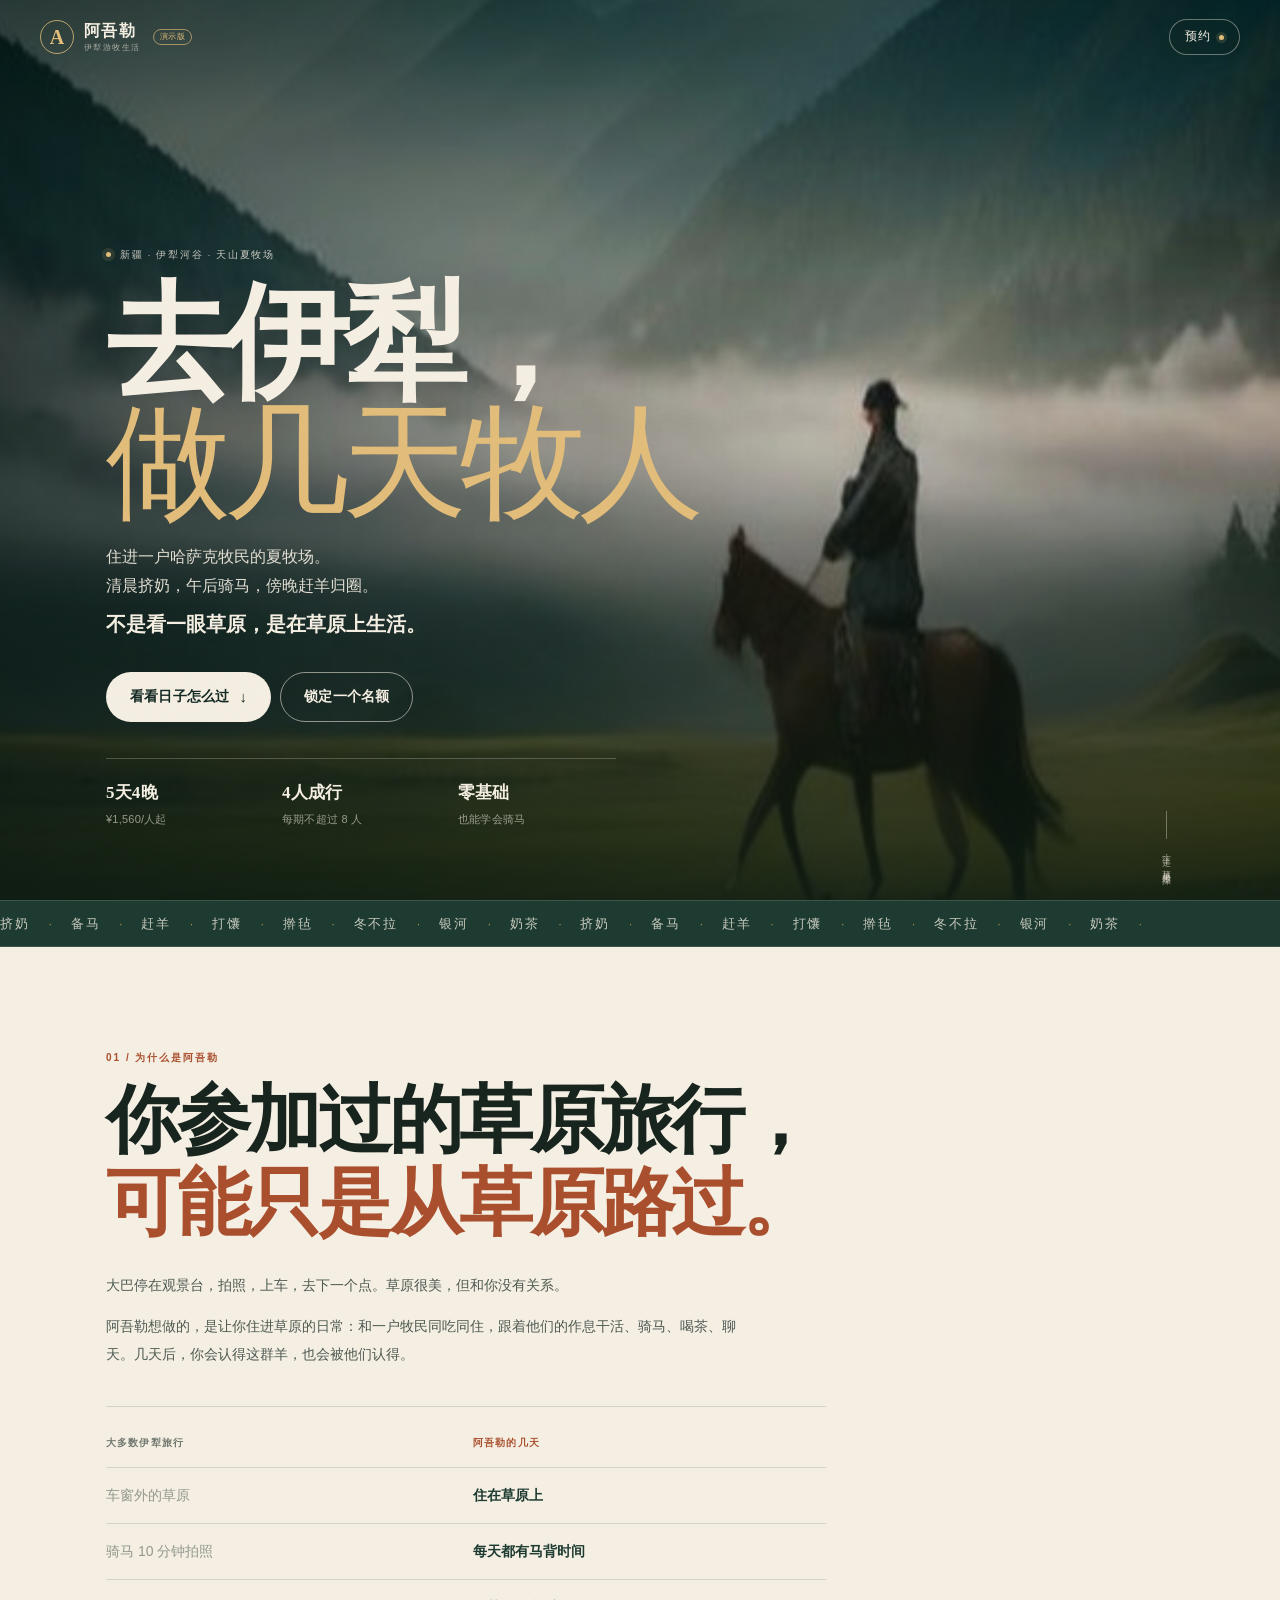
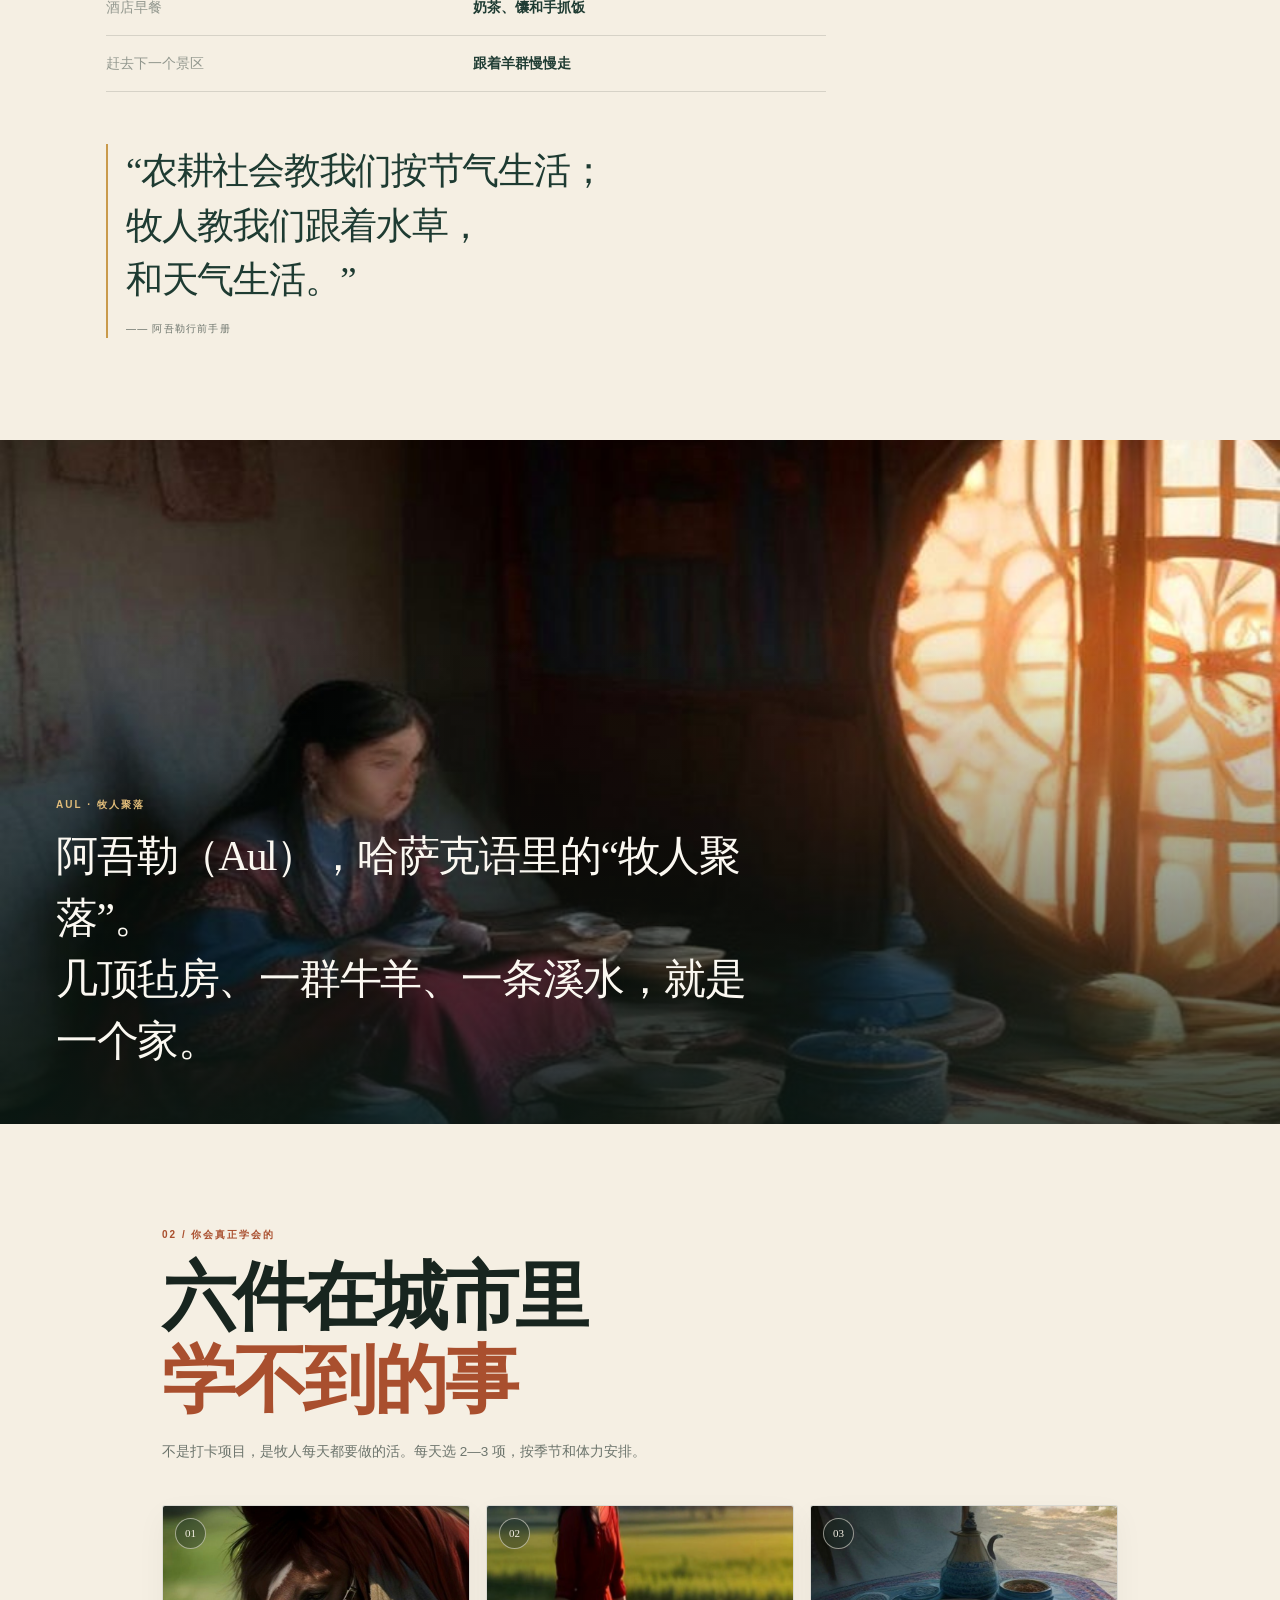
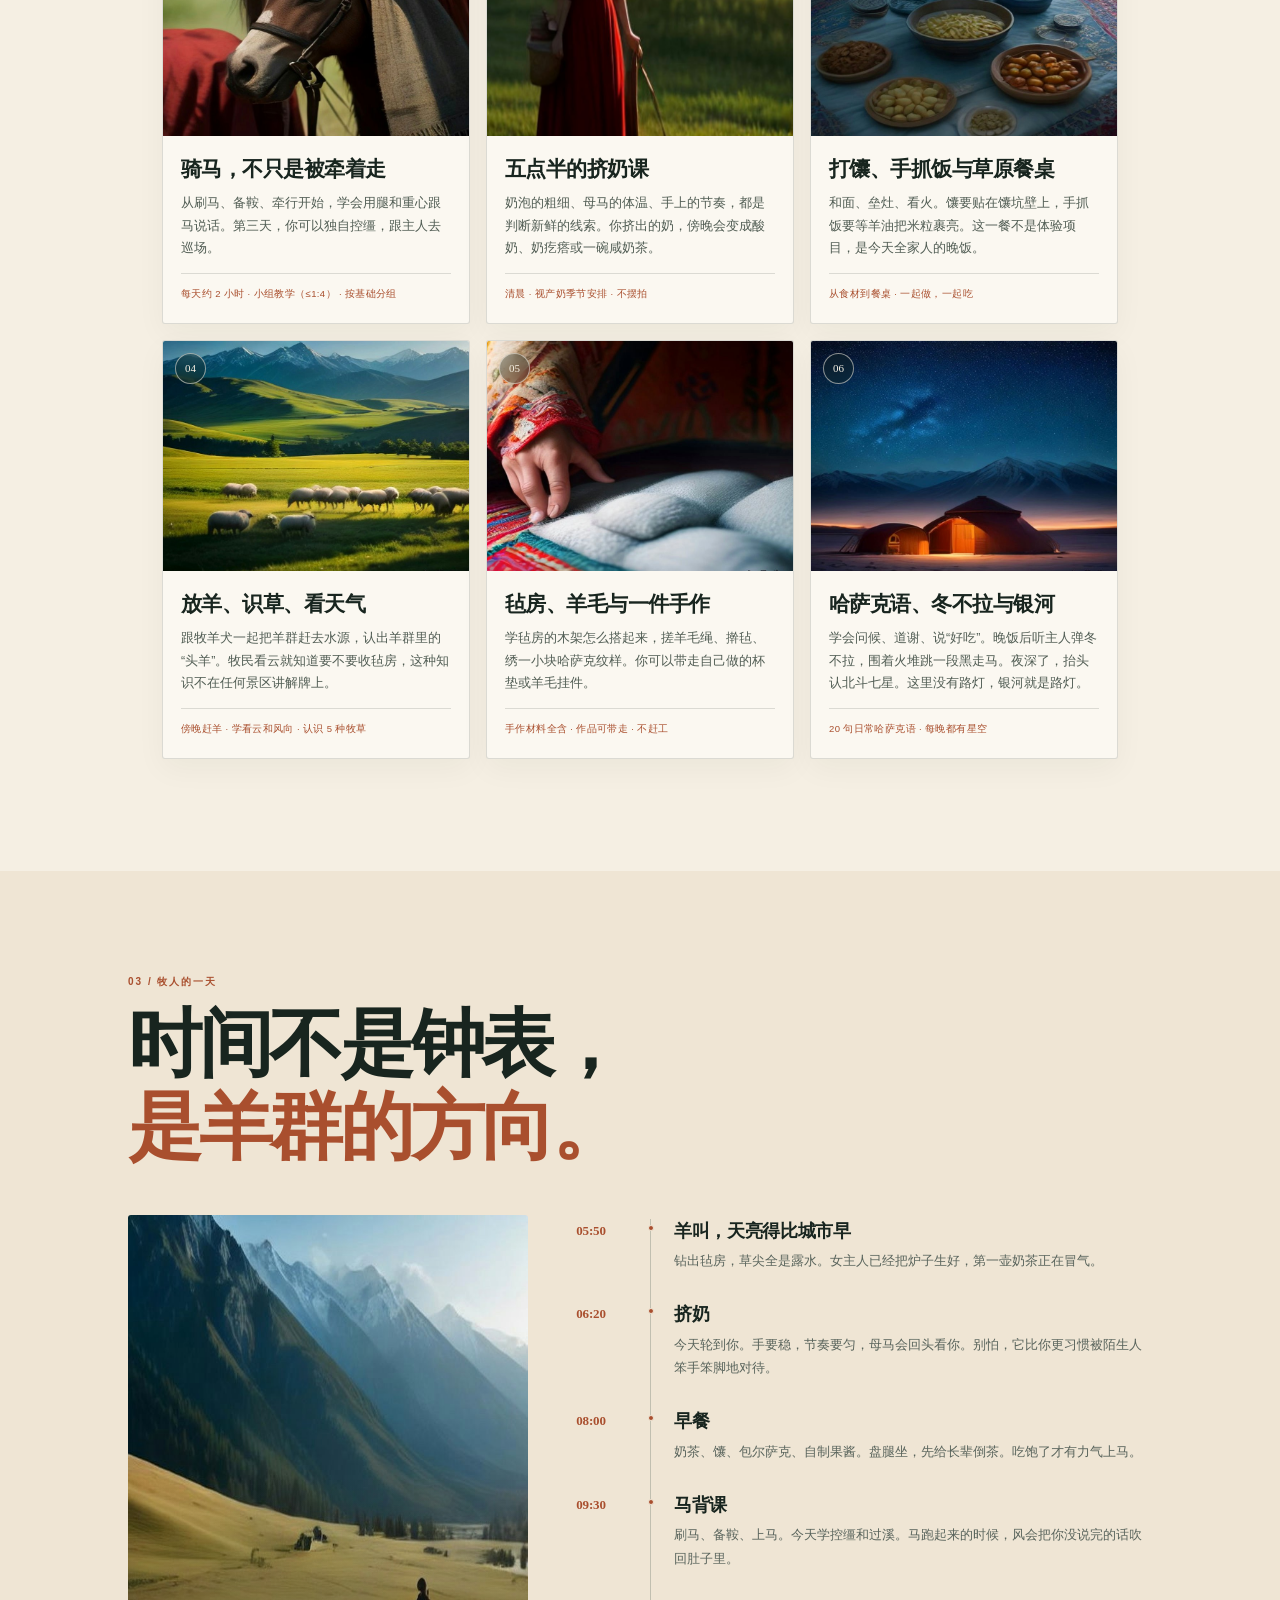
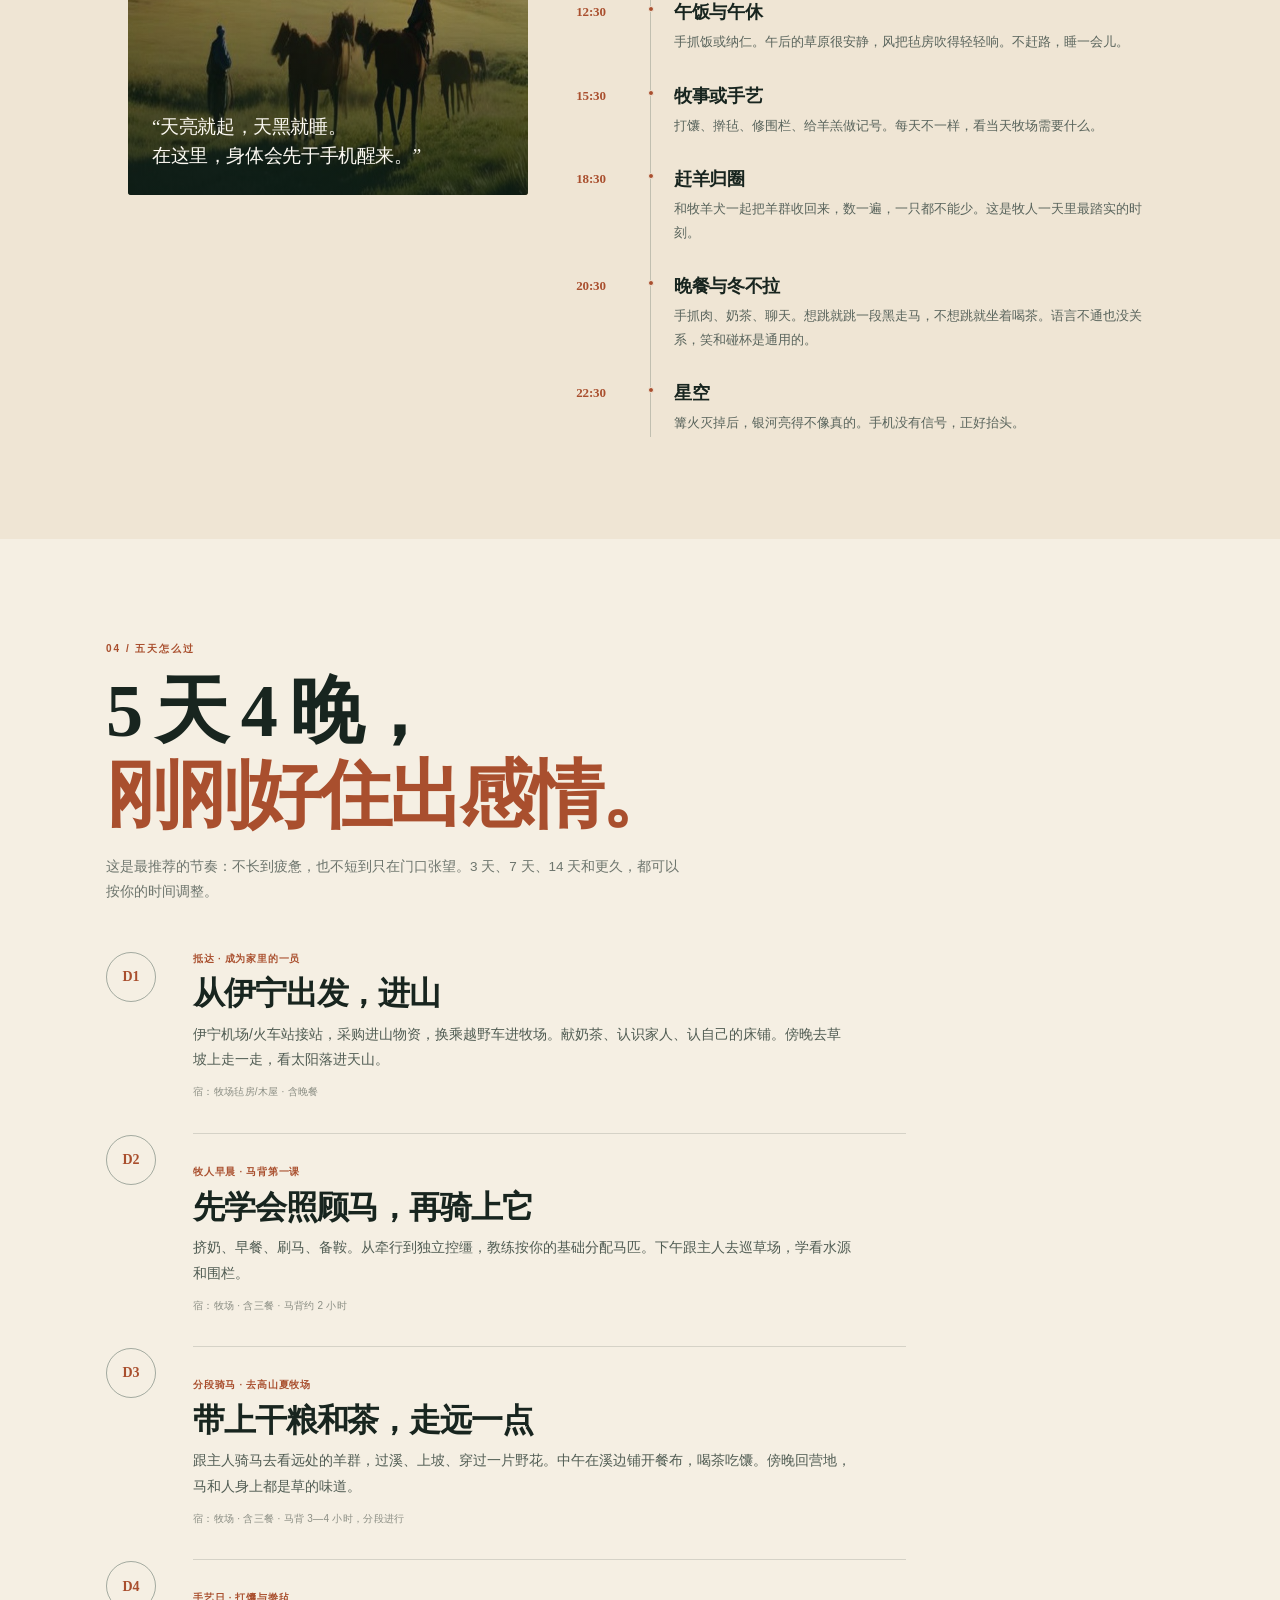
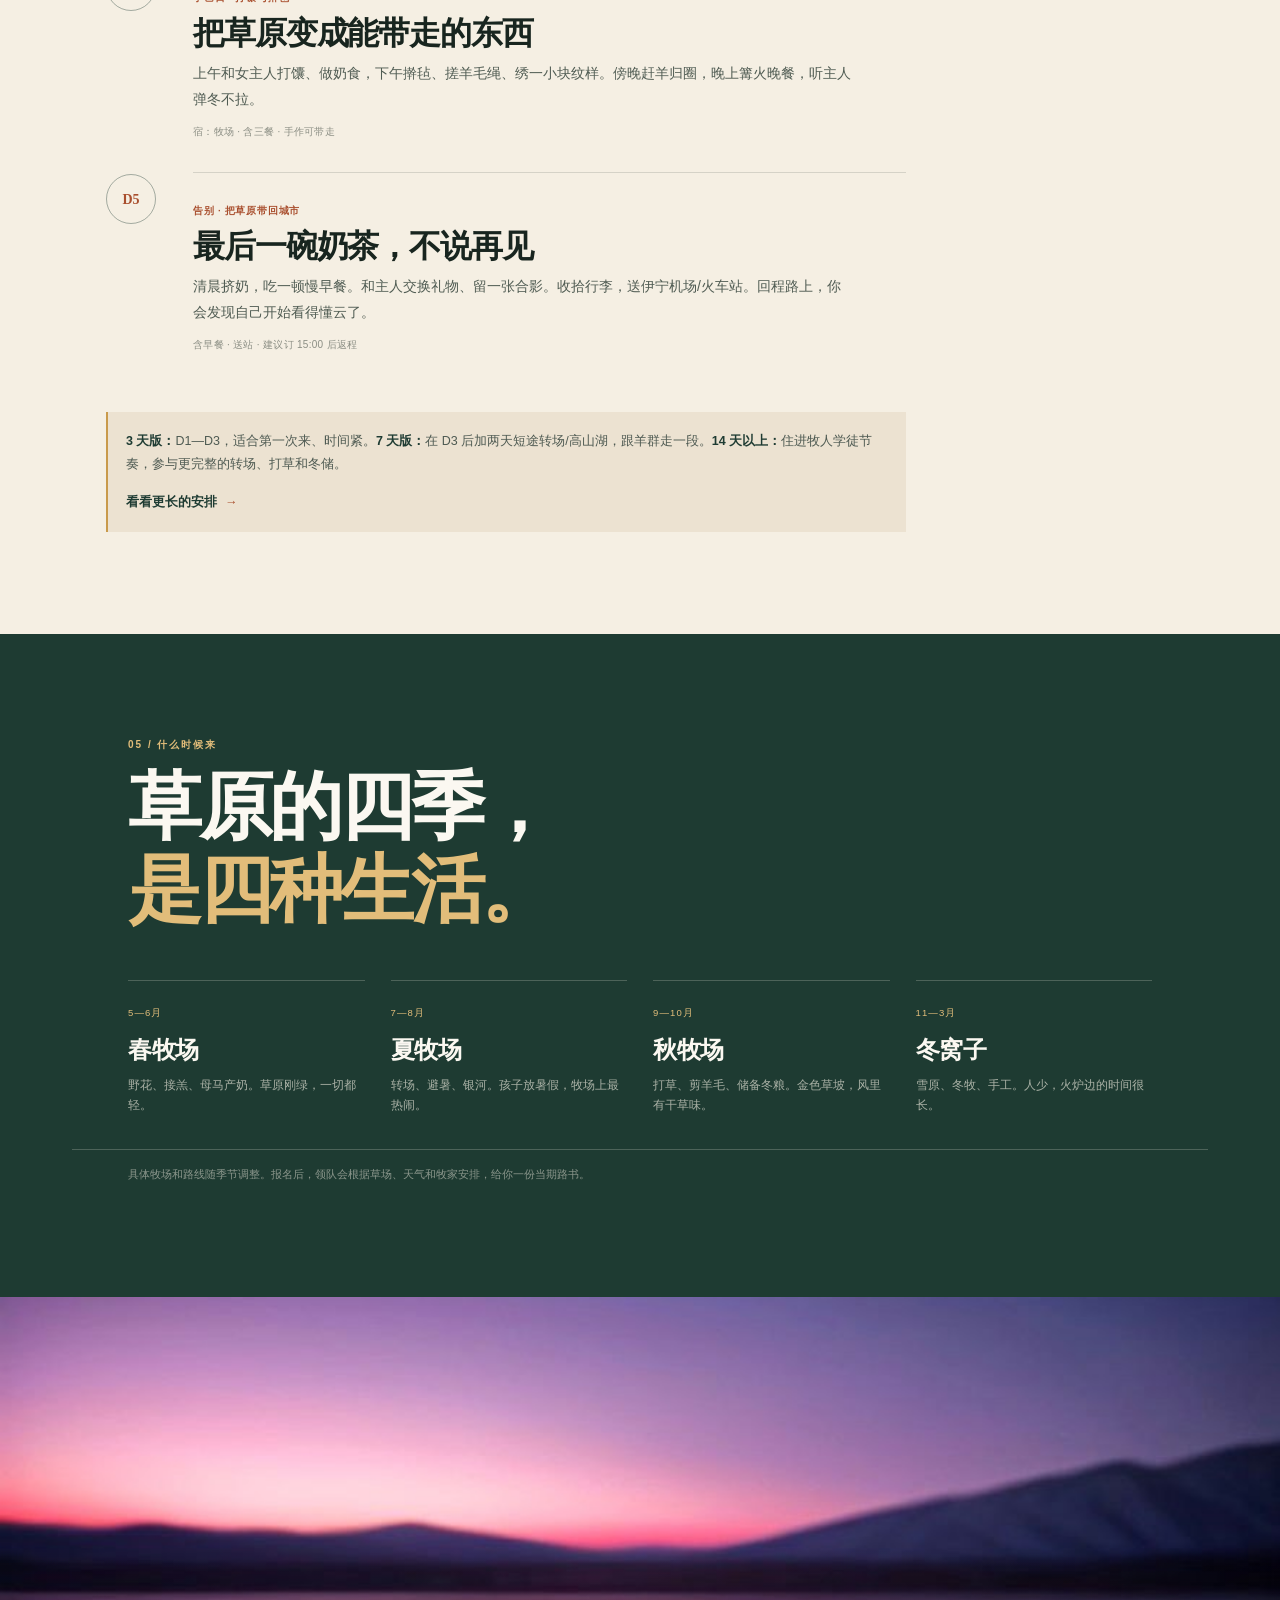
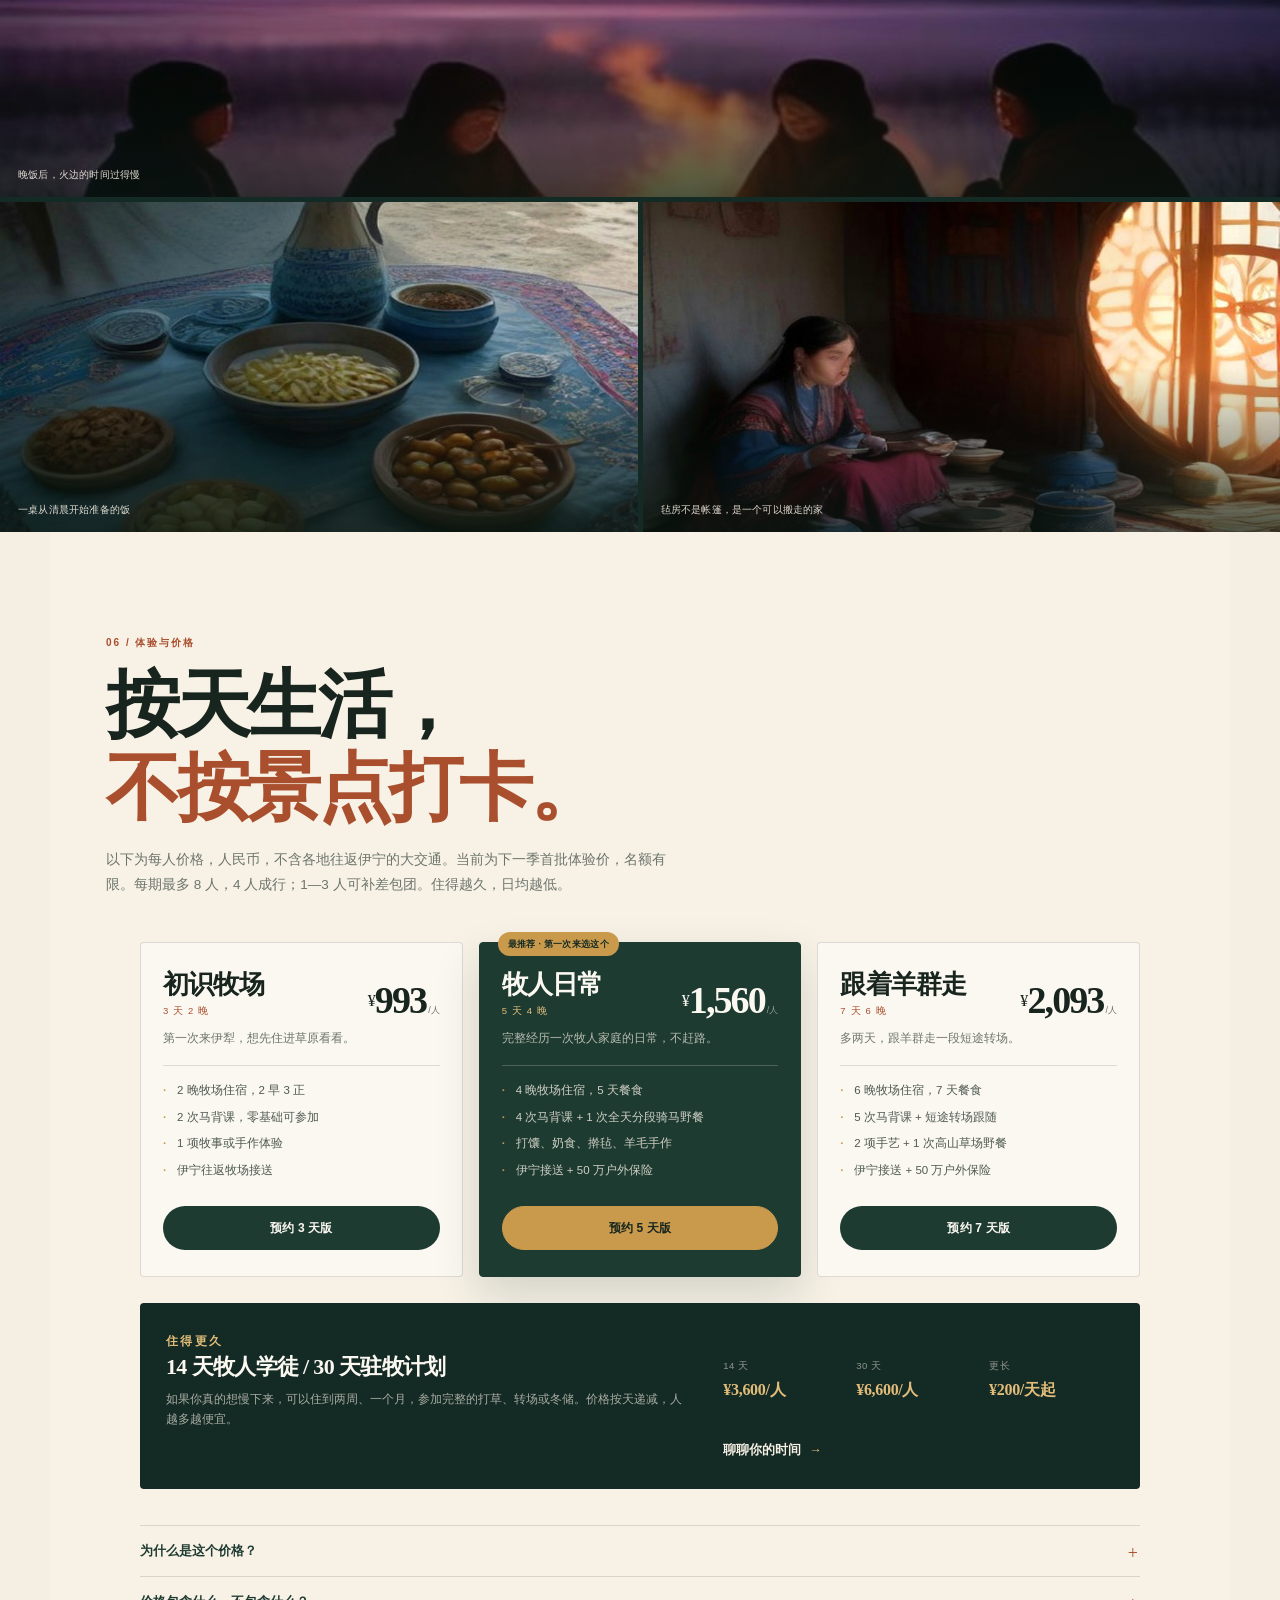
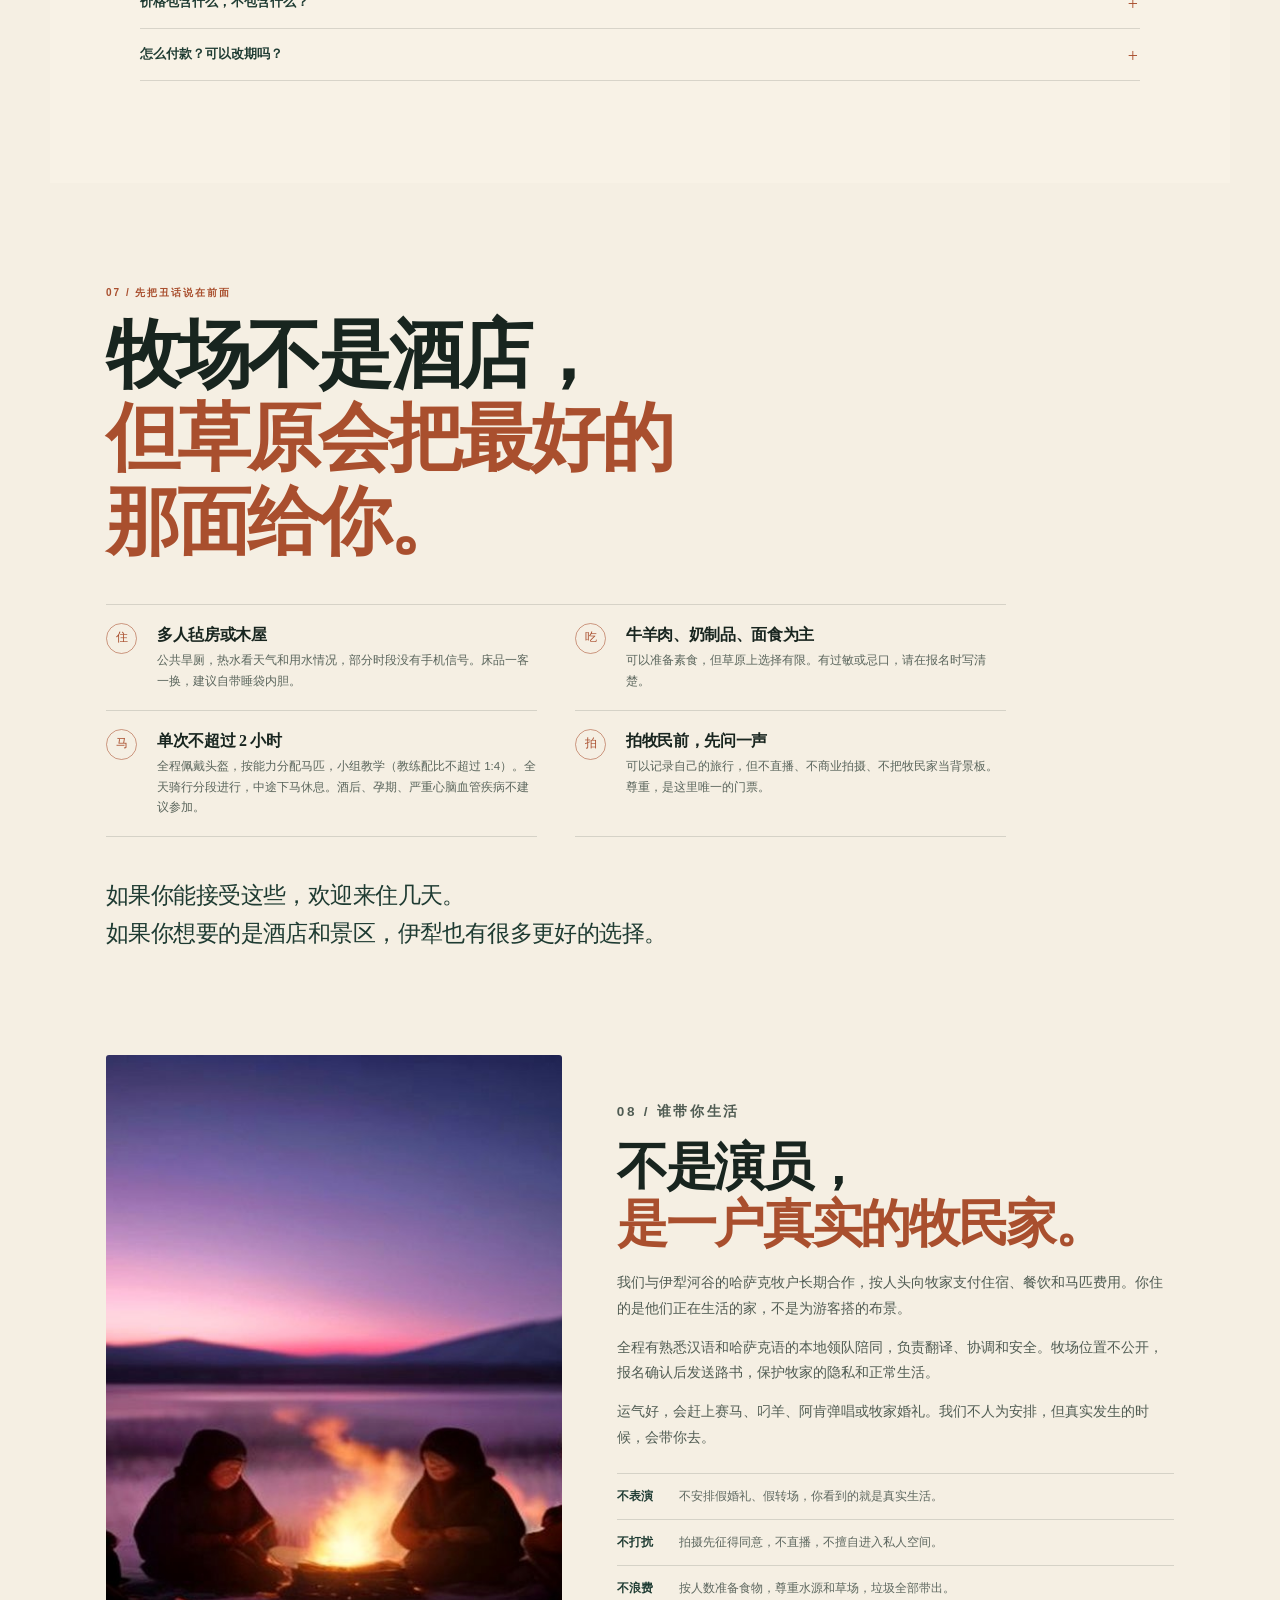
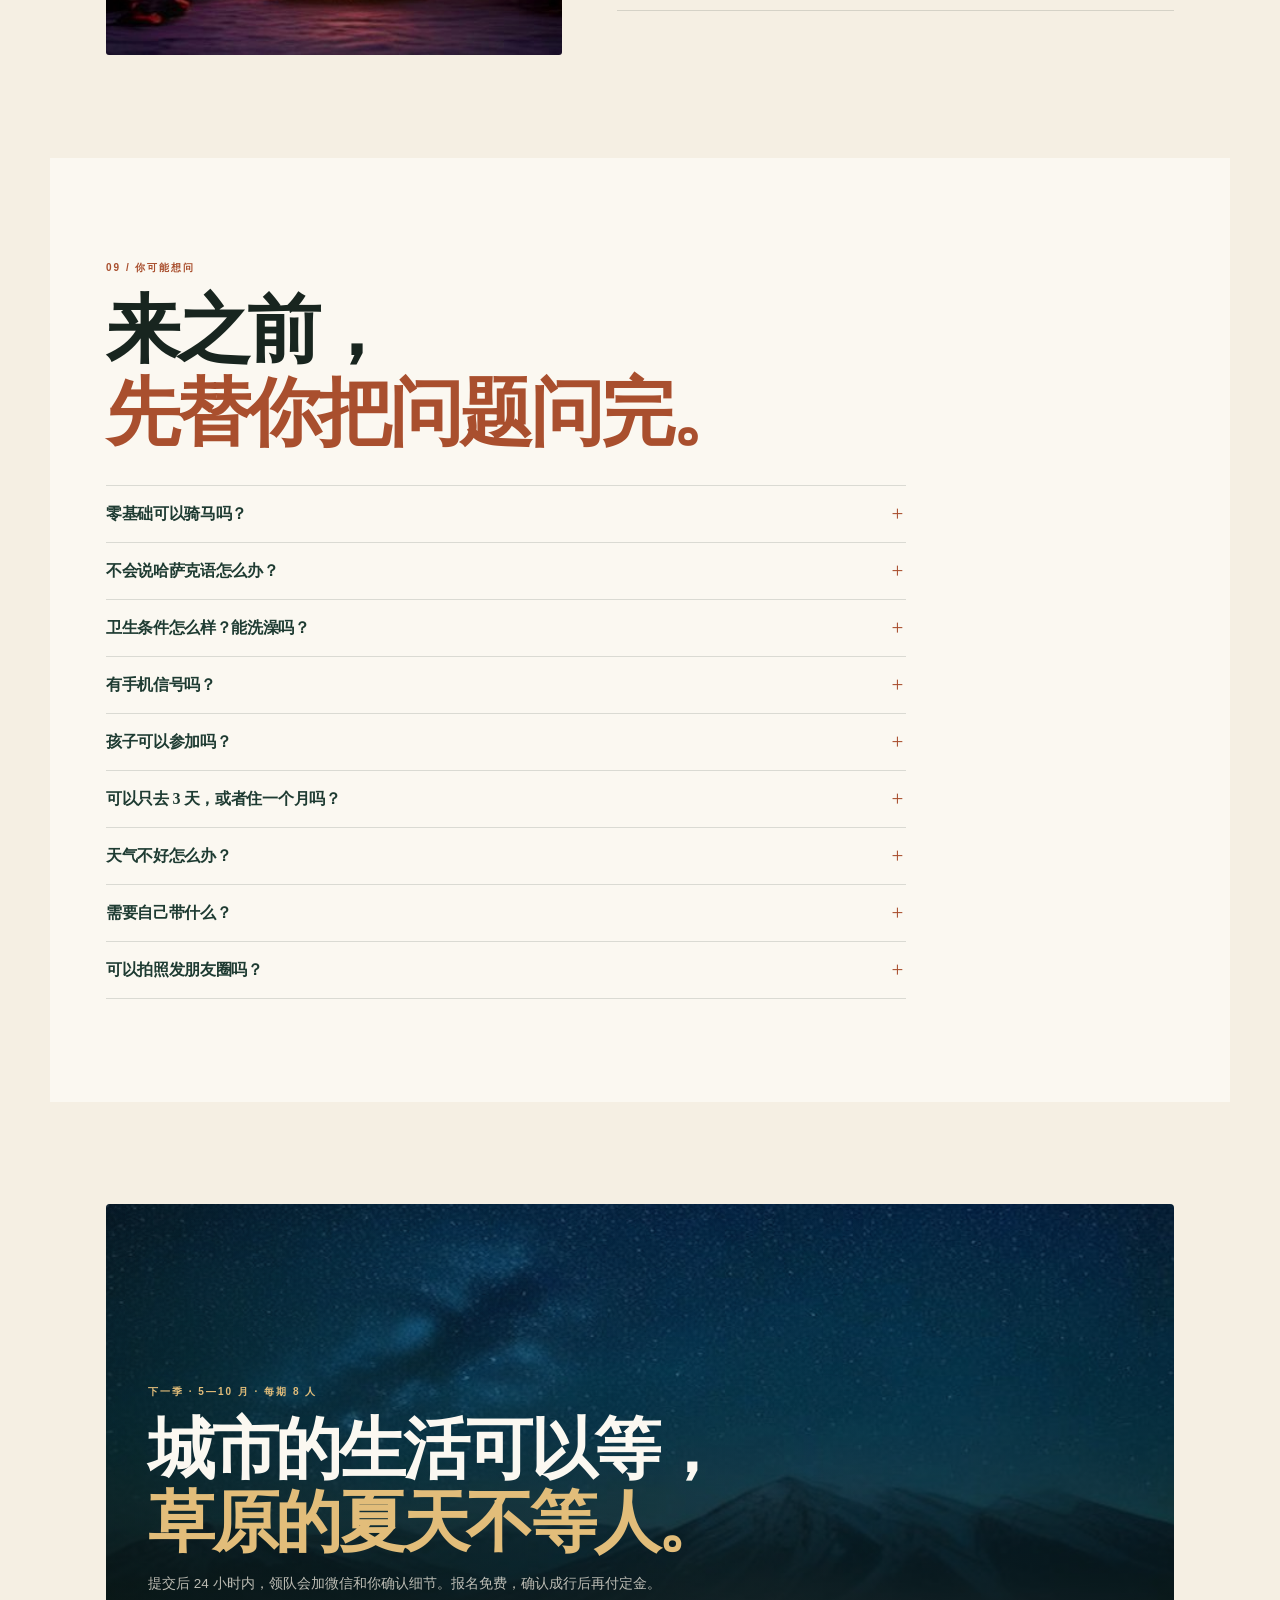
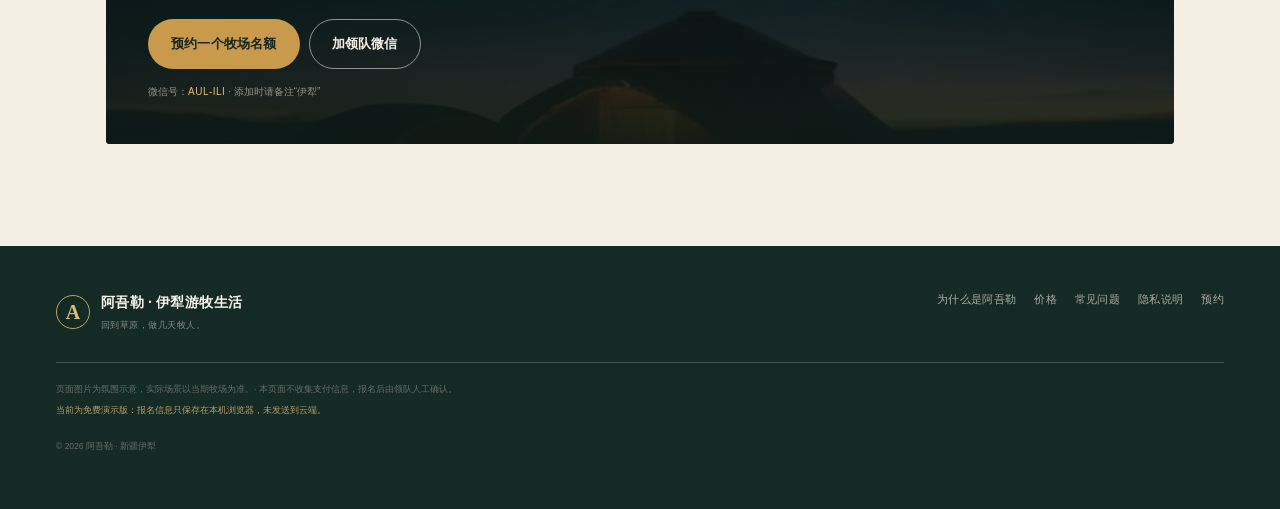
<file: index.html>
<!doctype html>
<html lang="zh-CN">
<head>
  <meta charset="utf-8">
  <meta name="viewport" content="width=device-width, initial-scale=1, viewport-fit=cover">
  <meta name="theme-color" content="#1e3b32">
  <meta name="format-detection" content="telephone=no">
  <title>阿吾勒 · 去伊犁，做几天牧人 | 哈萨克游牧生活体验</title>
  <meta name="description" content="住进伊犁哈萨克牧民的夏牧场：清晨挤奶，午后骑马，傍晚赶羊归圈。3—30 天小团深度体验，5天4晚 ¥1,560/人起，每期仅 8 人。">
  <meta name="keywords" content="伊犁旅游,新疆深度游,哈萨克游牧体验,草原骑马,牧民家访,阿吾勒">
  <link rel="canonical" href="https://salusmedia.github.io/aul-ili/">
  <meta name="robots" content="noindex,follow">
  <link rel="icon" href="assets/favicon.svg" type="image/svg+xml">
  <link rel="apple-touch-icon" href="assets/share/apple-touch-icon.png">

  <!-- 微信 / 社交分享：上线前把 your-domain.com 换成正式域名，并生成 600×600 分享图 -->
  <meta property="og:type" content="website">
  <meta property="og:site_name" content="阿吾勒 · 伊犁游牧生活">
  <meta property="og:title" content="去伊犁，做几天牧人">
  <meta property="og:description" content="住进哈萨克牧民的夏牧场：挤奶、骑马、赶羊、打馕。5天4晚，¥1,560/人起，每期仅 8 人。">
  <meta property="og:image" content="https://salusmedia.github.io/aul-ili/assets/share/share-600.jpg">
  <meta property="og:image:width" content="600">
  <meta property="og:image:height" content="600">
  <meta property="og:url" content="https://salusmedia.github.io/aul-ili/">
  <meta name="twitter:card" content="summary_large_image">
  <meta name="twitter:title" content="去伊犁，做几天牧人">
  <meta name="twitter:description" content="不是看一眼草原，是在草原上生活。哈萨克牧民家 3—30 天深度体验。">
  <meta name="twitter:image" content="https://salusmedia.github.io/aul-ili/assets/share/share-600.jpg">

  <link rel="preload" href="assets/hero.jpg" as="image" fetchpriority="high">
  <link rel="stylesheet" href="styles.css">
  <script src="config.js"></script>
  <script src="app.js" defer></script>
</head>
<body>
  <div class="page-grain" aria-hidden="true"></div>

  <header class="site-header" id="top">
    <a class="brand" href="#top" aria-label="阿吾勒首页">
      <span class="brand-mark">A</span>
      <span class="brand-text">
        <strong>阿吾勒</strong>
        <small>伊犁游牧生活</small>
      </span>
      <span class="demo-chip" data-demo-chip hidden>演示版</span>
    </a>
    <button class="header-cta" type="button" data-open-booking>
      预约
      <span class="header-cta-dot" aria-hidden="true"></span>
    </button>
  </header>

  <main>
    <!-- 首屏 -->
    <section class="hero" aria-labelledby="hero-title">
      <div class="hero-media">
        <img src="assets/hero.jpg" alt="伊犁天山夏牧场上，一位哈萨克牧人骑马经过晨雾中的草原" width="627" height="910" fetchpriority="high">
      </div>
      <div class="hero-shade" aria-hidden="true"></div>

      <div class="hero-content">
        <p class="eyebrow eyebrow-light">
          <span class="live-dot" aria-hidden="true"></span>
          新疆 · 伊犁河谷 · 天山夏牧场
        </p>
        <h1 id="hero-title">去伊犁，<br><em>做几天牧人</em></h1>
        <p class="hero-lede">
          住进一户哈萨克牧民的夏牧场。<br>
          清晨挤奶，午后骑马，傍晚赶羊归圈。
        </p>
        <p class="hero-lede hero-lede-em">不是看一眼草原，是在草原上生活。</p>

        <div class="hero-actions">
          <a class="button button-paper" href="#day">看看日子怎么过 <span aria-hidden="true">↓</span></a>
          <button class="button button-outline-light" type="button" data-open-booking>锁定一个名额</button>
        </div>

        <ul class="hero-meta" aria-label="体验基本信息">
          <li><strong>5天4晚</strong><span>¥1,560/人起</span></li>
          <li><strong>4人成行</strong><span>每期不超过 8 人</span></li>
          <li><strong>零基础</strong><span>也能学会骑马</span></li>
        </ul>
      </div>

      <div class="hero-foot">
        <span class="hero-foot-line" aria-hidden="true"></span>
        <span>往下走，草越来越深</span>
      </div>
    </section>

    <!-- 滚动关键词 -->
    <div class="ticker" aria-hidden="true">
      <div class="ticker-track">
        <span>挤奶</span><i>·</i><span>备马</span><i>·</i><span>赶羊</span><i>·</i><span>打馕</span><i>·</i><span>擀毡</span><i>·</i><span>冬不拉</span><i>·</i><span>银河</span><i>·</i><span>奶茶</span><i>·</i>
        <span>挤奶</span><i>·</i><span>备马</span><i>·</i><span>赶羊</span><i>·</i><span>打馕</span><i>·</i><span>擀毡</span><i>·</i><span>冬不拉</span><i>·</i><span>银河</span><i>·</i><span>奶茶</span><i>·</i>
      </div>
    </div>

    <!-- 为什么 -->
    <section class="section intro" id="why" aria-labelledby="why-title">
      <div class="section-head reveal">
        <p class="kicker">01 / 为什么是阿吾勒</p>
        <h2 id="why-title">你参加过的草原旅行，<br><em>可能只是从草原路过。</em></h2>
      </div>

      <div class="prose reveal">
        <p>大巴停在观景台，拍照，上车，去下一个点。草原很美，但和你没有关系。</p>
        <p>阿吾勒想做的，是让你住进草原的日常：和一户牧民同吃同住，跟着他们的作息干活、骑马、喝茶、聊天。几天后，你会认得这群羊，也会被他们认得。</p>
      </div>

      <div class="compare reveal" role="table" aria-label="常规伊犁旅行与阿吾勒体验的对比">
        <div class="compare-row compare-head" role="row">
          <span role="columnheader">大多数伊犁旅行</span>
          <span role="columnheader">阿吾勒的几天</span>
        </div>
        <div class="compare-row" role="row"><span role="cell">车窗外的草原</span><span role="cell">住在草原上</span></div>
        <div class="compare-row" role="row"><span role="cell">骑马 10 分钟拍照</span><span role="cell">每天都有马背时间</span></div>
        <div class="compare-row" role="row"><span role="cell">酒店早餐</span><span role="cell">奶茶、馕和手抓饭</span></div>
        <div class="compare-row" role="row"><span role="cell">赶去下一个景区</span><span role="cell">跟着羊群慢慢走</span></div>
      </div>

      <blockquote class="pull-quote reveal">
        <p>“农耕社会教我们按节气生活；<br>牧人教我们跟着水草，<br>和天气生活。”</p>
        <cite>—— 阿吾勒行前手册</cite>
      </blockquote>
    </section>

    <!-- 图景 -->
    <section class="image-break" aria-label="牧场生活场景">
      <img src="assets/yurt.jpg" alt="哈萨克毡房内，绣花挂毯、矮桌、奶茶和馕" width="886" height="639" loading="lazy">
      <div class="image-break-copy reveal">
        <p class="kicker kicker-light">AUL · 牧人聚落</p>
        <p>阿吾勒（Aul），哈萨克语里的“牧人聚落”。<br>几顶毡房、一群牛羊、一条溪水，就是一个家。</p>
      </div>
    </section>

    <!-- 能学到什么 -->
    <section class="section learn" id="learn" aria-labelledby="learn-title">
      <div class="section-head reveal">
        <p class="kicker">02 / 你会真正学会的</p>
        <h2 id="learn-title">六件在城市里<br><em>学不到的事</em></h2>
        <p class="section-note">不是打卡项目，是牧人每天都要做的活。每天选 2—3 项，按季节和体力安排。</p>
      </div>

      <div class="learn-scroller" role="list" aria-label="六项游牧生活体验">
        <article class="learn-card reveal" role="listitem">
          <div class="learn-media"><img src="assets/reins.jpg" alt="马头特写，马鞍旁搭着哈萨克花纹毡毯" width="886" height="639" loading="lazy"><span class="learn-num">01</span></div>
          <div class="learn-body">
            <h3>骑马，不只是被牵着走</h3>
            <p>从刷马、备鞍、牵行开始，学会用腿和重心跟马说话。第三天，你可以独自控缰，跟主人去巡场。</p>
            <p class="learn-detail">每天约 2 小时 · 小组教学（≤1:4） · 按基础分组</p>
          </div>
        </article>

        <article class="learn-card reveal" role="listitem">
          <div class="learn-media"><img src="assets/milk.jpg" alt="晨光里，牧民提着奶桶走过草场" width="627" height="910" loading="lazy"><span class="learn-num">02</span></div>
          <div class="learn-body">
            <h3>五点半的挤奶课</h3>
            <p>奶泡的粗细、母马的体温、手上的节奏，都是判断新鲜的线索。你挤出的奶，傍晚会变成酸奶、奶疙瘩或一碗咸奶茶。</p>
            <p class="learn-detail">清晨 · 视产奶季节安排 · 不摆拍</p>
          </div>
        </article>

        <article class="learn-card reveal" role="listitem">
          <div class="learn-media"><img src="assets/food.jpg" alt="毡房矮桌上的手抓肉、奶茶、包尔萨克和馕" width="886" height="639" loading="lazy"><span class="learn-num">03</span></div>
          <div class="learn-body">
            <h3>打馕、手抓饭与草原餐桌</h3>
            <p>和面、垒灶、看火。馕要贴在馕坑壁上，手抓饭要等羊油把米粒裹亮。这一餐不是体验项目，是今天全家人的晚饭。</p>
            <p class="learn-detail">从食材到餐桌 · 一起做，一起吃</p>
          </div>
        </article>

        <article class="learn-card reveal" role="listitem">
          <div class="learn-media"><img src="assets/herd.jpg" alt="黄昏时羊群越过伊犁的绿色山丘" width="886" height="639" loading="lazy"><span class="learn-num">04</span></div>
          <div class="learn-body">
            <h3>放羊、识草、看天气</h3>
            <p>跟牧羊犬一起把羊群赶去水源，认出羊群里的“头羊”。牧民看云就知道要不要收毡房，这种知识不在任何景区讲解牌上。</p>
            <p class="learn-detail">傍晚赶羊 · 学看云和风向 · 认识 5 种牧草</p>
          </div>
        </article>

        <article class="learn-card reveal" role="listitem">
          <div class="learn-media"><img src="assets/felt.jpg" alt="手抚过羊毛毡，旁边放着彩色绣线" width="886" height="639" loading="lazy"><span class="learn-num">05</span></div>
          <div class="learn-body">
            <h3>毡房、羊毛与一件手作</h3>
            <p>学毡房的木架怎么搭起来，搓羊毛绳、擀毡、绣一小块哈萨克纹样。你可以带走自己做的杯垫或羊毛挂件。</p>
            <p class="learn-detail">手作材料全含 · 作品可带走 · 不赶工</p>
          </div>
        </article>

        <article class="learn-card reveal" role="listitem">
          <div class="learn-media"><img src="assets/night.jpg" alt="银河下的毡房和马的剪影" width="886" height="639" loading="lazy"><span class="learn-num">06</span></div>
          <div class="learn-body">
            <h3>哈萨克语、冬不拉与银河</h3>
            <p>学会问候、道谢、说“好吃”。晚饭后听主人弹冬不拉，围着火堆跳一段黑走马。夜深了，抬头认北斗七星。这里没有路灯，银河就是路灯。</p>
            <p class="learn-detail">20 句日常哈萨克语 · 每晚都有星空</p>
          </div>
        </article>
      </div>
      <p class="swipe-hint" aria-hidden="true">左右滑动，看看六件事 <span>→</span></p>
    </section>

    <!-- 一天 -->
    <section class="section day" id="day" aria-labelledby="day-title">
      <div class="section-head reveal">
        <p class="kicker">03 / 牧人的一天</p>
        <h2 id="day-title">时间不是钟表，<br><em>是羊群的方向。</em></h2>
      </div>

      <div class="day-layout">
        <div class="day-photo reveal">
          <img src="assets/trail.jpg" alt="旅行者与牧民牵着马，沿草坡走向雪山" width="627" height="910" loading="lazy">
          <p>“天亮就起，天黑就睡。<br>在这里，身体会先于手机醒来。”</p>
        </div>

        <ol class="timeline">
          <li class="reveal"><time>05:50</time><div><h3>羊叫，天亮得比城市早</h3><p>钻出毡房，草尖全是露水。女主人已经把炉子生好，第一壶奶茶正在冒气。</p></div></li>
          <li class="reveal"><time>06:20</time><div><h3>挤奶</h3><p>今天轮到你。手要稳，节奏要匀，母马会回头看你。别怕，它比你更习惯被陌生人笨手笨脚地对待。</p></div></li>
          <li class="reveal"><time>08:00</time><div><h3>早餐</h3><p>奶茶、馕、包尔萨克、自制果酱。盘腿坐，先给长辈倒茶。吃饱了才有力气上马。</p></div></li>
          <li class="reveal"><time>09:30</time><div><h3>马背课</h3><p>刷马、备鞍、上马。今天学控缰和过溪。马跑起来的时候，风会把你没说完的话吹回肚子里。</p></div></li>
          <li class="reveal"><time>12:30</time><div><h3>午饭与午休</h3><p>手抓饭或纳仁。午后的草原很安静，风把毡房吹得轻轻响。不赶路，睡一会儿。</p></div></li>
          <li class="reveal"><time>15:30</time><div><h3>牧事或手艺</h3><p>打馕、擀毡、修围栏、给羊羔做记号。每天不一样，看当天牧场需要什么。</p></div></li>
          <li class="reveal"><time>18:30</time><div><h3>赶羊归圈</h3><p>和牧羊犬一起把羊群收回来，数一遍，一只都不能少。这是牧人一天里最踏实的时刻。</p></div></li>
          <li class="reveal"><time>20:30</time><div><h3>晚餐与冬不拉</h3><p>手抓肉、奶茶、聊天。想跳就跳一段黑走马，不想跳就坐着喝茶。语言不通也没关系，笑和碰杯是通用的。</p></div></li>
          <li class="reveal"><time>22:30</time><div><h3>星空</h3><p>篝火灭掉后，银河亮得不像真的。手机没有信号，正好抬头。</p></div></li>
        </ol>
      </div>
    </section>

    <!-- 五天行程 -->
    <section class="section itinerary" id="itinerary" aria-labelledby="itinerary-title">
      <div class="section-head reveal">
        <p class="kicker">04 / 五天怎么过</p>
        <h2 id="itinerary-title">5 天 4 晚，<br><em>刚刚好住出感情。</em></h2>
        <p class="section-note">这是最推荐的节奏：不长到疲惫，也不短到只在门口张望。3 天、7 天、14 天和更久，都可以按你的时间调整。</p>
      </div>

      <ol class="days">
        <li class="reveal">
          <span class="day-index">D1</span>
          <div class="day-card">
            <p class="day-label">抵达 · 成为家里的一员</p>
            <h3>从伊宁出发，进山</h3>
            <p>伊宁机场/火车站接站，采购进山物资，换乘越野车进牧场。献奶茶、认识家人、认自己的床铺。傍晚去草坡上走一走，看太阳落进天山。</p>
            <p class="day-meta">宿：牧场毡房/木屋 · 含晚餐</p>
          </div>
        </li>
        <li class="reveal">
          <span class="day-index">D2</span>
          <div class="day-card">
            <p class="day-label">牧人早晨 · 马背第一课</p>
            <h3>先学会照顾马，再骑上它</h3>
            <p>挤奶、早餐、刷马、备鞍。从牵行到独立控缰，教练按你的基础分配马匹。下午跟主人去巡草场，学看水源和围栏。</p>
            <p class="day-meta">宿：牧场 · 含三餐 · 马背约 2 小时</p>
          </div>
        </li>
        <li class="reveal">
          <span class="day-index">D3</span>
          <div class="day-card">
            <p class="day-label">分段骑马 · 去高山夏牧场</p>
            <h3>带上干粮和茶，走远一点</h3>
            <p>跟主人骑马去看远处的羊群，过溪、上坡、穿过一片野花。中午在溪边铺开餐布，喝茶吃馕。傍晚回营地，马和人身上都是草的味道。</p>
            <p class="day-meta">宿：牧场 · 含三餐 · 马背 3—4 小时，分段进行</p>
          </div>
        </li>
        <li class="reveal">
          <span class="day-index">D4</span>
          <div class="day-card">
            <p class="day-label">手艺日 · 打馕与擀毡</p>
            <h3>把草原变成能带走的东西</h3>
            <p>上午和女主人打馕、做奶食，下午擀毡、搓羊毛绳、绣一小块纹样。傍晚赶羊归圈，晚上篝火晚餐，听主人弹冬不拉。</p>
            <p class="day-meta">宿：牧场 · 含三餐 · 手作可带走</p>
          </div>
        </li>
        <li class="reveal">
          <span class="day-index">D5</span>
          <div class="day-card">
            <p class="day-label">告别 · 把草原带回城市</p>
            <h3>最后一碗奶茶，不说再见</h3>
            <p>清晨挤奶，吃一顿慢早餐。和主人交换礼物、留一张合影。收拾行李，送伊宁机场/火车站。回程路上，你会发现自己开始看得懂云了。</p>
            <p class="day-meta">含早餐 · 送站 · 建议订 15:00 后返程</p>
          </div>
        </li>
      </ol>

      <div class="itinerary-note reveal">
        <p><strong>3 天版：</strong>D1—D3，适合第一次来、时间紧。<strong>7 天版：</strong>在 D3 后加两天短途转场/高山湖，跟羊群走一段。<strong>14 天以上：</strong>住进牧人学徒节奏，参与更完整的转场、打草和冬储。</p>
        <button class="text-link" type="button" data-open-booking data-package="7d">看看更长的安排 <span>→</span></button>
      </div>
    </section>

    <!-- 季节 -->
    <section class="section seasons" aria-labelledby="seasons-title">
      <div class="section-head reveal">
        <p class="kicker">05 / 什么时候来</p>
        <h2 id="seasons-title">草原的四季，<br><em>是四种生活。</em></h2>
      </div>
      <div class="season-grid">
        <article class="season-card reveal"><span>5—6月</span><h3>春牧场</h3><p>野花、接羔、母马产奶。草原刚绿，一切都轻。</p></article>
        <article class="season-card reveal"><span>7—8月</span><h3>夏牧场</h3><p>转场、避暑、银河。孩子放暑假，牧场上最热闹。</p></article>
        <article class="season-card reveal"><span>9—10月</span><h3>秋牧场</h3><p>打草、剪羊毛、储备冬粮。金色草坡，风里有干草味。</p></article>
        <article class="season-card reveal"><span>11—3月</span><h3>冬窝子</h3><p>雪原、冬牧、手工。人少，火炉边的时间很长。</p></article>
      </div>
      <p class="season-note reveal">具体牧场和路线随季节调整。报名后，领队会根据草场、天气和牧家安排，给你一份当期路书。</p>
    </section>

    <!-- 图片 -->
    <section class="gallery" aria-label="牧场生活图集">
      <figure class="gallery-wide reveal">
        <img src="assets/fire.jpg" alt="傍晚毡房外的篝火，牧民与旅行者围坐" width="886" height="639" loading="lazy">
        <figcaption>晚饭后，火边的时间过得慢</figcaption>
      </figure>
      <figure class="reveal">
        <img src="assets/food.jpg" alt="哈萨克牧民的餐桌" width="886" height="639" loading="lazy">
        <figcaption>一桌从清晨开始准备的饭</figcaption>
      </figure>
      <figure class="reveal">
        <img src="assets/yurt.jpg" alt="毡房内的奶茶与绣花挂毯" width="886" height="639" loading="lazy">
        <figcaption>毡房不是帐篷，是一个可以搬走的家</figcaption>
      </figure>
    </section>

    <!-- 价格 -->
    <section class="section pricing" id="pricing" aria-labelledby="pricing-title">
      <div class="section-head reveal">
        <p class="kicker">06 / 体验与价格</p>
        <h2 id="pricing-title">按天生活，<br><em>不按景点打卡。</em></h2>
        <p class="section-note">以下为每人价格，人民币，不含各地往返伊宁的大交通。当前为下一季首批体验价，名额有限。每期最多 8 人，4 人成行；1—3 人可补差包团。住得越久，日均越低。</p>
      </div>

      <div class="price-list">
        <article class="price-card reveal">
          <div class="price-top">
            <div><p class="price-name">初识牧场</p><p class="price-days">3 天 2 晚</p></div>
            <p class="price"><span>¥</span>993<small>/人</small></p>
          </div>
          <p class="price-desc">第一次来伊犁，想先住进草原看看。</p>
          <ul>
            <li>2 晚牧场住宿，2 早 3 正</li>
            <li>2 次马背课，零基础可参加</li>
            <li>1 项牧事或手作体验</li>
            <li>伊宁往返牧场接送</li>
          </ul>
          <button class="button button-dark button-block" type="button" data-open-booking data-package="3d">预约 3 天版</button>
        </article>

        <article class="price-card price-featured reveal">
          <span class="price-badge">最推荐 · 第一次来选这个</span>
          <div class="price-top">
            <div><p class="price-name">牧人日常</p><p class="price-days">5 天 4 晚</p></div>
            <p class="price"><span>¥</span>1,560<small>/人</small></p>
          </div>
          <p class="price-desc">完整经历一次牧人家庭的日常，不赶路。</p>
          <ul>
            <li>4 晚牧场住宿，5 天餐食</li>
            <li>4 次马背课 + 1 次全天分段骑马野餐</li>
            <li>打馕、奶食、擀毡、羊毛手作</li>
            <li>伊宁接送 + 50 万户外保险</li>
          </ul>
          <button class="button button-gold button-block" type="button" data-open-booking data-package="5d">预约 5 天版</button>
        </article>

        <article class="price-card reveal">
          <div class="price-top">
            <div><p class="price-name">跟着羊群走</p><p class="price-days">7 天 6 晚</p></div>
            <p class="price"><span>¥</span>2,093<small>/人</small></p>
          </div>
          <p class="price-desc">多两天，跟羊群走一段短途转场。</p>
          <ul>
            <li>6 晚牧场住宿，7 天餐食</li>
            <li>5 次马背课 + 短途转场跟随</li>
            <li>2 项手艺 + 1 次高山草场野餐</li>
            <li>伊宁接送 + 50 万户外保险</li>
          </ul>
          <button class="button button-dark button-block" type="button" data-open-booking data-package="7d">预约 7 天版</button>
        </article>
      </div>

      <div class="long-stay reveal">
        <div>
          <p class="kicker">住得更久</p>
          <h3>14 天牧人学徒 / 30 天驻牧计划</h3>
          <p>如果你真的想慢下来，可以住到两周、一个月，参加完整的打草、转场或冬储。价格按天递减，人越多越便宜。</p>
        </div>
        <div class="long-stay-prices">
          <p><strong>14 天</strong><span>¥3,600/人</span></p>
          <p><strong>30 天</strong><span>¥6,600/人</span></p>
          <p><strong>更长</strong><span>¥200/天起</span></p>
        </div>
        <button class="text-link text-link-light" type="button" data-open-booking data-package="long">聊聊你的时间 <span>→</span></button>
      </div>

      <div class="pricing-notes reveal">
        <details>
          <summary>为什么是这个价格？</summary>
          <div>
            <p>牧场不是景区，接待能力有限。8 人小团要配 1 名本地领队、1 名牧民向导，马匹、鞍具、保险、食宿、接送都要提前准备。</p>
            <p>我们按人头向牧家支付住宿、餐饮和马匹劳务，不用“低价团”换流量。你付的钱，一部分会留在这户牧民家里。</p>
          </div>
        </details>
        <details>
          <summary>价格包含什么，不包含什么？</summary>
          <div>
            <p><strong>含：</strong>伊宁往返牧场接送、牧场住宿、行程内三餐与奶茶、马匹/鞍具/头盔、马术教学、牧事与手作材料、汉语领队与翻译、50 万户外意外险、行前路书。</p>
            <p><strong>不含：</strong>往返伊宁的机票/火车、个人消费与酒水、单间差、因天气或道路中断产生的额外住宿交通、行程外额外骑马。</p>
          </div>
        </details>
        <details>
          <summary>怎么付款？可以改期吗？</summary>
          <div>
            <p>提交报名不收费。领队确认成行后，支付 30% 定金锁位，余款抵达伊宁当天结清。出发前 15 天可免费改期一次；因牧场或极端天气取消，定金全额退或改期。</p>
          </div>
        </details>
      </div>
    </section>

    <!-- 丑话 -->
    <section class="section reality" id="reality" aria-labelledby="reality-title">
      <div class="section-head reveal">
        <p class="kicker">07 / 先把丑话说在前面</p>
        <h2 id="reality-title">牧场不是酒店，<br><em>但草原会把最好的<br>那面给你。</em></h2>
      </div>
      <div class="reality-grid">
        <div class="reality-item reveal"><span>住</span><div><h3>多人毡房或木屋</h3><p>公共旱厕，热水看天气和用水情况，部分时段没有手机信号。床品一客一换，建议自带睡袋内胆。</p></div></div>
        <div class="reality-item reveal"><span>吃</span><div><h3>牛羊肉、奶制品、面食为主</h3><p>可以准备素食，但草原上选择有限。有过敏或忌口，请在报名时写清楚。</p></div></div>
        <div class="reality-item reveal"><span>马</span><div><h3>单次不超过 2 小时</h3><p>全程佩戴头盔，按能力分配马匹，小组教学（教练配比不超过 1:4）。全天骑行分段进行，中途下马休息。酒后、孕期、严重心脑血管疾病不建议参加。</p></div></div>
        <div class="reality-item reveal"><span>拍</span><div><h3>拍牧民前，先问一声</h3><p>可以记录自己的旅行，但不直播、不商业拍摄、不把牧民家当背景板。尊重，是这里唯一的门票。</p></div></div>
      </div>
      <p class="reality-foot reveal">如果你能接受这些，欢迎来住几天。<br>如果你想要的是酒店和景区，伊犁也有很多更好的选择。</p>
    </section>

    <!-- 谁带你 -->
    <section class="section host" aria-labelledby="host-title">
      <div class="host-media reveal">
        <img src="assets/fire.jpg" alt="篝火旁的牧民家庭与旅行者" width="886" height="639" loading="lazy">
      </div>
      <div class="host-copy reveal">
        <p class="kicker">08 / 谁带你生活</p>
        <h2 id="host-title">不是演员，<br><em>是一户真实的牧民家。</em></h2>
        <p>我们与伊犁河谷的哈萨克牧户长期合作，按人头向牧家支付住宿、餐饮和马匹费用。你住的是他们正在生活的家，不是为游客搭的布景。</p>
        <p>全程有熟悉汉语和哈萨克语的本地领队陪同，负责翻译、协调和安全。牧场位置不公开，报名确认后发送路书，保护牧家的隐私和正常生活。</p>
        <p>运气好，会赶上赛马、叼羊、阿肯弹唱或牧家婚礼。我们不人为安排，但真实发生的时候，会带你去。</p>
        <ul class="host-list">
          <li><span>不表演</span>不安排假婚礼、假转场，你看到的就是真实生活。</li>
          <li><span>不打扰</span>拍摄先征得同意，不直播，不擅自进入私人空间。</li>
          <li><span>不浪费</span>按人数准备食物，尊重水源和草场，垃圾全部带出。</li>
        </ul>
      </div>
    </section>

    <!-- FAQ -->
    <section class="section faq" id="faq" aria-labelledby="faq-title">
      <div class="section-head reveal">
        <p class="kicker">09 / 你可能想问</p>
        <h2 id="faq-title">来之前，<br><em>先替你把问题问完。</em></h2>
      </div>
      <div class="faq-list reveal">
        <details><summary>零基础可以骑马吗？</summary><p>可以。从刷马、备鞍、牵行开始，教练按基础分组，第一天不会让你跑。每天马背时间约 2 小时；全天骑行日分段进行，可以减量或坐车跟随。严重心脑血管疾病、孕期、酒后不建议参加。</p></details>
        <details><summary>不会说哈萨克语怎么办？</summary><p>本地领队全程翻译。牧民家的年轻人大多会一些汉语，长辈更多靠手势和笑。我们会提前给你一张 20 句日常用语卡片，学会“你好、谢谢、好吃”就够用了。</p></details>
        <details><summary>卫生条件怎么样？能洗澡吗？</summary><p>床品一客一换，餐具消毒。住宿以多人毡房或木屋为主，公共旱厕；简易淋浴视天气和用水情况开放，不是每天都有。介意的话，建议自带湿巾、速干毛巾和睡袋内胆。</p></details>
        <details><summary>有手机信号吗？</summary><p>牧场部分时段有 4G，移动/联通相对稳定，电信较弱。建议提前把行程告诉家人，下载离线地图。我们也会在进山前和出山后统一报平安。</p></details>
        <details><summary>孩子可以参加吗？</summary><p>8 岁以上、有家长陪同可以参加。马背活动会单独评估，给孩子配温顺的马和专人牵行。太小的孩子不建议进牧场，路途和作息都比较辛苦。</p></details>
        <details><summary>可以只去 3 天，或者住一个月吗？</summary><p>可以。3—30 天都能安排，5 天是最推荐的节奏。更长的驻留会进入“牧人学徒”模式，参与更完整的日常劳作，价格按天递减。</p></details>
        <details><summary>天气不好怎么办？</summary><p>草原天气多变，小雨照常，我们会调整骑马和户外安排。遇到暴雨、冰雹、道路中断等极端情况，以安全为先，可能改期或取消，定金全额退。</p></details>
        <details><summary>需要自己带什么？</summary><p>防晒霜、墨镜、防风外套、长裤、防滑运动鞋或马靴、保温杯、个人药品、睡袋内胆。牧场早晚温差大，夏天也要带一件厚外套。报名后会发完整清单。</p></details>
        <details><summary>可以拍照发朋友圈吗？</summary><p>可以，记录自己的旅行没问题。拍牧民、拍孩子、拍院子之前，先问一声。不直播、不商业拍摄、不把别人的生活当流量。</p></details>
      </div>
    </section>

    <!-- 报名 CTA -->
    <section class="section reserve" id="reserve" aria-labelledby="reserve-title">
      <div class="reserve-card reveal">
        <div class="reserve-bg" aria-hidden="true"></div>
        <div class="reserve-content">
          <p class="kicker kicker-light">下一季 · 5—10 月 · 每期 8 人</p>
          <h2 id="reserve-title">城市的生活可以等，<br><em>草原的夏天不等人。</em></h2>
          <p>提交后 24 小时内，领队会加微信和你确认细节。报名免费，确认成行后再付定金。</p>
          <div class="reserve-actions">
            <button class="button button-gold" type="button" data-open-booking>预约一个牧场名额</button>
            <button class="button button-outline-light" type="button" data-copy-wechat>加领队微信</button>
          </div>
          <p class="reserve-small">微信号：<strong data-wechat-text>AUL-ILI</strong> · 添加时请备注“伊犁”</p>
        </div>
      </div>
    </section>
  </main>

  <footer class="site-footer">
    <div class="footer-brand">
      <span class="brand-mark">A</span>
      <div><strong>阿吾勒 · 伊犁游牧生活</strong><p>回到草原，做几天牧人。</p></div>
    </div>
    <div class="footer-links">
      <a href="#why">为什么是阿吾勒</a>
      <a href="#pricing">价格</a>
      <a href="#faq">常见问题</a>
      <a href="privacy.html">隐私说明</a>
      <button type="button" data-open-booking>预约</button>
    </div>
    <p class="footer-fine">页面图片为氛围示意，实际场景以当期牧场为准。· 本页面不收集支付信息，报名后由领队人工确认。<br><span class="demo-footer" data-demo-footer hidden>当前为免费演示版：报名信息只保存在本机浏览器，未发送到云端。</span><br>© <span data-year>2026</span> 阿吾勒 · 新疆伊犁</p>
  </footer>

  <!-- 底部悬浮条 -->
  <div class="sticky-bar" id="stickyBar" aria-hidden="true">
    <div class="sticky-price"><span>5天4晚</span><strong>¥1,560<small>/人起</small></strong></div>
    <button class="button button-gold" type="button" data-open-booking>预约名额</button>
  </div>

  <!-- 报名弹窗 -->
  <div class="modal" id="bookingModal" role="dialog" aria-modal="true" aria-labelledby="bookingTitle" aria-hidden="true">
    <div class="modal-backdrop" data-close-modal></div>
    <div class="modal-panel" role="document">
      <button class="modal-close" type="button" aria-label="关闭报名窗口" data-close-modal>
        <svg viewBox="0 0 24 24" aria-hidden="true"><path d="M6 6l12 12M18 6L6 18"/></svg>
      </button>

      <div class="modal-progress" aria-hidden="true"><span data-progress></span></div>

      <form class="booking-form" id="bookingForm" novalidate>
        <!-- 第一步 -->
        <section class="form-step is-active" data-step="1" aria-labelledby="bookingTitle">
          <p class="kicker">预约 · 1 / 2</p>
          <h2 id="bookingTitle">先选一段<br><em>你想过的日子。</em></h2>
          <p class="form-intro">不用现在就定死。先告诉我们大概想法，领队会帮你挑季节和档期。</p>

          <fieldset class="field-group">
            <legend>想体验多久</legend>
            <div class="choice-grid">
              <label class="choice"><input type="radio" name="package" value="3d"><span><strong>3天2晚</strong><small>¥993/人</small></span></label>
              <label class="choice"><input type="radio" name="package" value="5d" checked><span><strong>5天4晚</strong><small>¥1,560/人 · 推荐</small></span></label>
              <label class="choice"><input type="radio" name="package" value="7d"><span><strong>7天6晚</strong><small>¥2,093/人</small></span></label>
              <label class="choice"><input type="radio" name="package" value="long"><span><strong>14 天以上</strong><small>按天定制</small></span></label>
            </div>
          </fieldset>

          <div class="field-row">
            <label class="field">
              <span>想什么时候来</span>
              <select name="month" id="monthSelect" required>
                <option value="">请选择</option>
              </select>
            </label>
            <label class="field">
              <span>几个人</span>
              <select name="pax" id="paxSelect" required>
                <option value="1">1 人</option>
                <option value="2" selected>2 人</option>
                <option value="3">3 人</option>
                <option value="4">4 人</option>
                <option value="5">5 人</option>
                <option value="6">6 人</option>
                <option value="7">7 人</option>
                <option value="8">8 人</option>
              </select>
            </label>
          </div>

          <fieldset class="field-group">
            <legend>骑马经验</legend>
            <div class="segmented">
              <label><input type="radio" name="riding" value="zero" checked><span>零基础</span></label>
              <label><input type="radio" name="riding" value="some"><span>骑过几次</span></label>
              <label><input type="radio" name="riding" value="good"><span>比较熟练</span></label>
            </div>
          </fieldset>

          <p class="form-error" data-error="step1" role="alert"></p>
          <button class="button button-dark button-block" type="button" data-next-step>下一步，留下联系方式 <span>→</span></button>
          <p class="form-fine">报名免费 · 24 小时内人工回复 · 不群发</p>
        </section>

        <!-- 第二步 -->
        <section class="form-step" data-step="2" aria-labelledby="contactTitle" hidden>
          <p class="kicker">预约 · 2 / 2</p>
          <h2 id="contactTitle">怎么找到你？<br><em>领队来加你。</em></h2>
          <p class="form-intro">只需要一个称呼和手机号。微信号选填，但填了会更快。</p>

          <div class="field-row">
            <label class="field">
              <span>怎么称呼你</span>
              <input type="text" name="name" autocomplete="name" maxlength="30" placeholder="例如：林女士" required>
              <small class="field-error" data-error-for="name"></small>
            </label>
            <label class="field">
              <span>手机号</span>
              <input type="tel" name="phone" autocomplete="tel" inputmode="tel" maxlength="20" placeholder="用于领队加微信" required>
              <small class="field-error" data-error-for="phone"></small>
            </label>
          </div>

          <div class="field-row">
            <label class="field">
              <span>微信号 <em>选填</em></span>
              <input type="text" name="wechat" autocomplete="off" maxlength="40" placeholder="方便直接搜索">
            </label>
            <label class="field">
              <span>从哪个城市来</span>
              <input type="text" name="city" autocomplete="address-level2" maxlength="30" placeholder="例如：杭州">
            </label>
          </div>

          <label class="field">
            <span>有什么要提前告诉我们 <em>选填</em></span>
            <textarea name="notes" rows="3" maxlength="500" placeholder="饮食禁忌、过敏、孩子年龄、想学的技能、身体情况……"></textarea>
          </label>

          <label class="consent">
            <input type="checkbox" name="consent" value="yes" required>
            <span>我同意阿吾勒通过电话/微信联系我，仅用于本次报名咨询。信息不会用于群发或转卖。</span>
          </label>
          <p class="consent-links"><a href="privacy.html" target="_blank" rel="noopener">查看隐私说明</a></p>
          <small class="field-error" data-error-for="consent"></small>

          <!-- 防机器人 -->
          <label class="hp" aria-hidden="true">Website<input type="text" name="website" tabindex="-1" autocomplete="off"></label>

          <p class="form-error" data-error="step2" role="alert"></p>
          <div class="form-actions">
            <button class="button button-quiet" type="button" data-prev-step>← 上一步</button>
            <button class="button button-dark button-grow" type="submit" data-submit>提交预约 <span>→</span></button>
          </div>
          <p class="form-fine">提交后 24 小时内，领队会加你微信确认。报名免费，确认成行后再付 30% 定金。</p>
        </section>

        <!-- 成功 -->
        <section class="form-step form-success" data-step="3" aria-labelledby="successTitle" hidden>
          <div class="success-mark" aria-hidden="true">
            <svg viewBox="0 0 48 48"><path d="M12 25l8 8 16-18"/></svg>
          </div>
          <p class="kicker" data-success-kicker>预约已收到</p>
          <h2 id="successTitle" data-success-title>名额为你<br><em>保留 24 小时。</em></h2>
          <p class="success-text" data-success-text>领队会在 24 小时内加你微信，确认季节、天数和细节。如果着急，可以直接添加下面的微信号，备注“伊犁”。</p>
          <p class="demo-note" data-demo-note hidden>这是演示环境：报名信息只保存在当前浏览器，没有发送到云端。请复制报名信息，通过微信发给领队，完成真实预约。</p>
          <div class="success-box">
            <span>你的预约编号</span>
            <strong data-booking-id>——</strong>
          </div>
          <button class="button button-dark button-block" type="button" data-copy-wechat>复制领队微信号 <span>→</span></button>
          <button class="button button-quiet button-block" type="button" data-copy-booking data-copy-booking-success hidden>复制报名信息</button>
          <button class="text-link success-share" type="button" data-share>把阿吾勒分享给想一起去的人 <span>↗</span></button>
          <p class="form-fine">微信号：<strong data-wechat-text>AUL-ILI</strong> · 添加时请备注“伊犁”</p>
        </section>
      </form>
    </div>
  </div>

  <div class="toast" id="toast" role="status" aria-live="polite"></div>
</body>
</html>
</file>
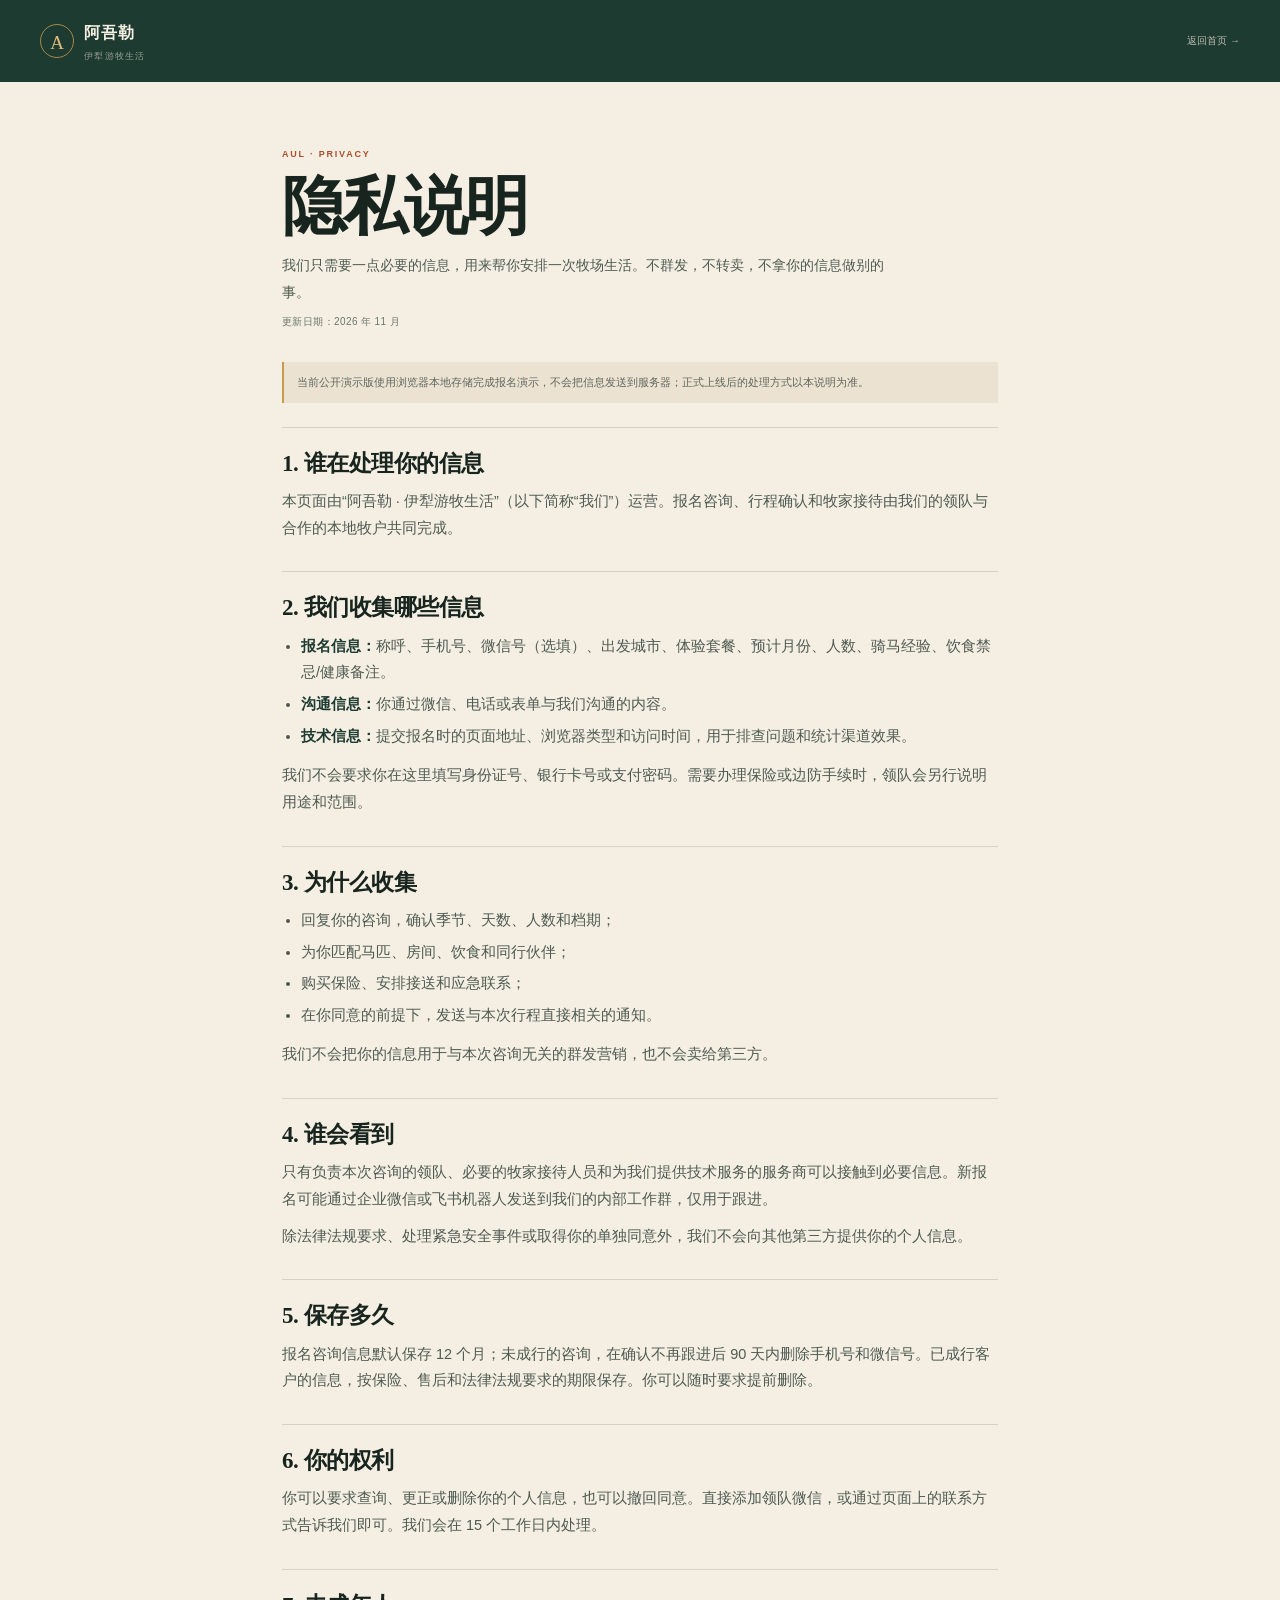
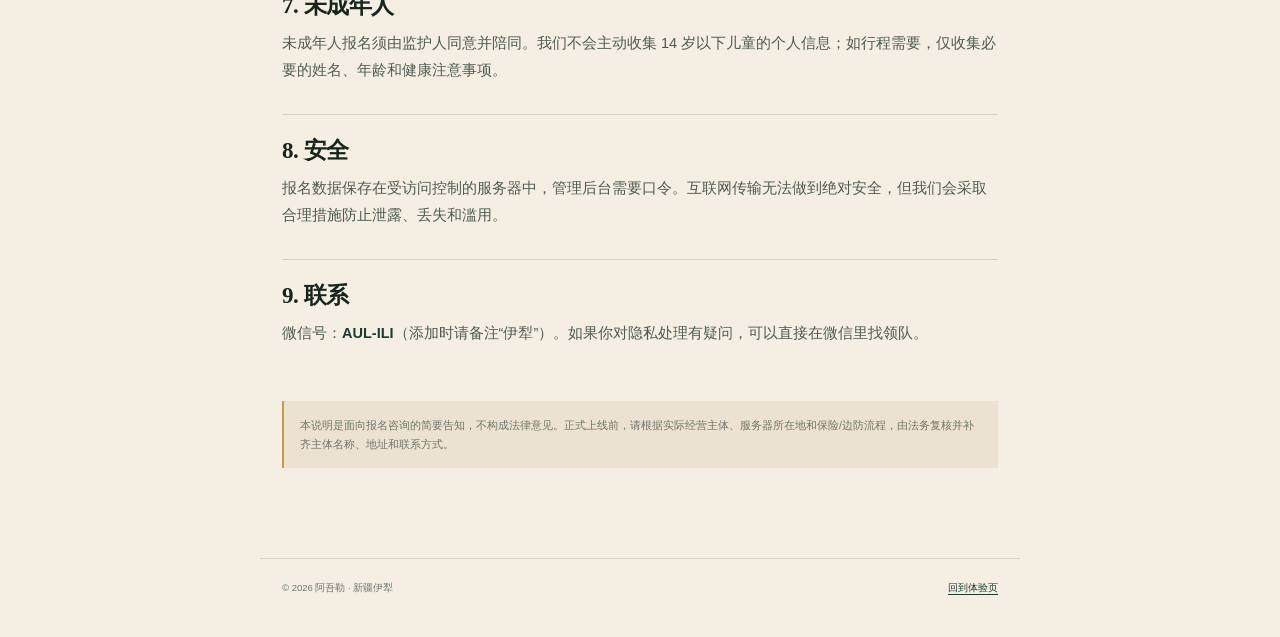
<file: privacy.html>
<!doctype html>
<html lang="zh-CN">
<head>
  <meta charset="utf-8">
  <meta name="viewport" content="width=device-width, initial-scale=1">
  <meta name="theme-color" content="#1e3b32">
  <meta name="robots" content="noindex,follow">
  <title>隐私说明 · 阿吾勒</title>
  <link rel="icon" href="assets/favicon.svg" type="image/svg+xml">
  <link rel="stylesheet" href="privacy.css">
</head>
<body>
  <header class="privacy-header">
    <a class="brand" href="index.html">
      <span class="mark">A</span>
      <span><strong>阿吾勒</strong><small>伊犁游牧生活</small></span>
    </a>
    <a class="back" href="index.html">返回首页 →</a>
  </header>

  <main class="privacy-main">
    <p class="eyebrow">AUL · PRIVACY</p>
    <h1>隐私说明</h1>
    <p class="lead">我们只需要一点必要的信息，用来帮你安排一次牧场生活。不群发，不转卖，不拿你的信息做别的事。</p>
    <p class="updated">更新日期：2026 年 11 月</p>

    <p class="demo-privacy">当前公开演示版使用浏览器本地存储完成报名演示，不会把信息发送到服务器；正式上线后的处理方式以本说明为准。</p>

    <section>
      <h2>1. 谁在处理你的信息</h2>
      <p>本页面由“阿吾勒 · 伊犁游牧生活”（以下简称“我们”）运营。报名咨询、行程确认和牧家接待由我们的领队与合作的本地牧户共同完成。</p>
    </section>

    <section>
      <h2>2. 我们收集哪些信息</h2>
      <ul>
        <li><strong>报名信息：</strong>称呼、手机号、微信号（选填）、出发城市、体验套餐、预计月份、人数、骑马经验、饮食禁忌/健康备注。</li>
        <li><strong>沟通信息：</strong>你通过微信、电话或表单与我们沟通的内容。</li>
        <li><strong>技术信息：</strong>提交报名时的页面地址、浏览器类型和访问时间，用于排查问题和统计渠道效果。</li>
      </ul>
      <p>我们不会要求你在这里填写身份证号、银行卡号或支付密码。需要办理保险或边防手续时，领队会另行说明用途和范围。</p>
    </section>

    <section>
      <h2>3. 为什么收集</h2>
      <ul>
        <li>回复你的咨询，确认季节、天数、人数和档期；</li>
        <li>为你匹配马匹、房间、饮食和同行伙伴；</li>
        <li>购买保险、安排接送和应急联系；</li>
        <li>在你同意的前提下，发送与本次行程直接相关的通知。</li>
      </ul>
      <p>我们不会把你的信息用于与本次咨询无关的群发营销，也不会卖给第三方。</p>
    </section>

    <section>
      <h2>4. 谁会看到</h2>
      <p>只有负责本次咨询的领队、必要的牧家接待人员和为我们提供技术服务的服务商可以接触到必要信息。新报名可能通过企业微信或飞书机器人发送到我们的内部工作群，仅用于跟进。</p>
      <p>除法律法规要求、处理紧急安全事件或取得你的单独同意外，我们不会向其他第三方提供你的个人信息。</p>
    </section>

    <section>
      <h2>5. 保存多久</h2>
      <p>报名咨询信息默认保存 12 个月；未成行的咨询，在确认不再跟进后 90 天内删除手机号和微信号。已成行客户的信息，按保险、售后和法律法规要求的期限保存。你可以随时要求提前删除。</p>
    </section>

    <section>
      <h2>6. 你的权利</h2>
      <p>你可以要求查询、更正或删除你的个人信息，也可以撤回同意。直接添加领队微信，或通过页面上的联系方式告诉我们即可。我们会在 15 个工作日内处理。</p>
    </section>

    <section>
      <h2>7. 未成年人</h2>
      <p>未成年人报名须由监护人同意并陪同。我们不会主动收集 14 岁以下儿童的个人信息；如行程需要，仅收集必要的姓名、年龄和健康注意事项。</p>
    </section>

    <section>
      <h2>8. 安全</h2>
      <p>报名数据保存在受访问控制的服务器中，管理后台需要口令。互联网传输无法做到绝对安全，但我们会采取合理措施防止泄露、丢失和滥用。</p>
    </section>

    <section>
      <h2>9. 联系</h2>
      <p>微信号：<strong>AUL-ILI</strong>（添加时请备注“伊犁”）。如果你对隐私处理有疑问，可以直接在微信里找领队。</p>
    </section>

    <p class="note">本说明是面向报名咨询的简要告知，不构成法律意见。正式上线前，请根据实际经营主体、服务器所在地和保险/边防流程，由法务复核并补齐主体名称、地址和联系方式。</p>
  </main>

  <footer class="privacy-footer">
    <span>© <span id="year">2026</span> 阿吾勒 · 新疆伊犁</span>
    <a href="index.html">回到体验页</a>
  </footer>

  <script>document.getElementById("year").textContent = new Date().getFullYear();</script>
</body>
</html>
</file>
<file: styles.css>
/* =========================================================
   阿吾勒 · 伊犁游牧生活
   Mobile-first landing page
   ========================================================= */

:root {
  --ink: #18251f;
  --forest: #1e3b32;
  --forest-deep: #142a24;
  --forest-soft: #2d4c3f;
  --cream: #f5efe3;
  --paper: #fbf8f1;
  --paper-deep: #efe5d4;
  --sand: #e2d3bb;
  --rust: #a94f2e;
  --gold: #c99a4b;
  --gold-soft: #e2bd7a;
  --muted: #6d756d;
  --line: rgba(24, 37, 31, 0.14);
  --line-light: rgba(245, 239, 227, 0.22);
  --serif: "Songti SC", "STSong", "SimSun", "Noto Serif SC", Georgia, serif;
  --sans: "PingFang SC", "Hiragino Sans GB", "Microsoft YaHei", -apple-system, BlinkMacSystemFont, sans-serif;
  --ease: cubic-bezier(0.22, 0.68, 0.24, 1);
  --safe-bottom: env(safe-area-inset-bottom, 0px);
}

*,
*::before,
*::after {
  box-sizing: border-box;
}

html {
  scroll-behavior: smooth;
  scroll-padding-top: 76px;
  -webkit-text-size-adjust: 100%;
}

body {
  margin: 0;
  overflow-x: hidden;
  background: var(--cream);
  color: var(--ink);
  font-family: var(--sans);
  font-size: 15px;
  line-height: 1.65;
  -webkit-font-smoothing: antialiased;
  -moz-osx-font-smoothing: grayscale;
}

body.modal-open {
  overflow: hidden;
}

img {
  display: block;
  max-width: 100%;
}

a {
  color: inherit;
  text-decoration: none;
}

button,
input,
select,
textarea {
  font: inherit;
  color: inherit;
}

button {
  cursor: pointer;
}

::selection {
  background: var(--rust);
  color: var(--paper);
}

:focus-visible {
  outline: 2px solid var(--gold);
  outline-offset: 3px;
}

.sr-only {
  position: absolute;
  width: 1px;
  height: 1px;
  padding: 0;
  margin: -1px;
  overflow: hidden;
  clip: rect(0, 0, 0, 0);
  white-space: nowrap;
  border: 0;
}

.page-grain {
  position: fixed;
  inset: 0;
  z-index: 9998;
  pointer-events: none;
  opacity: 0.045;
  background-image: url("data:image/svg+xml,%3Csvg viewBox='0 0 180 180' xmlns='http://www.w3.org/2000/svg'%3E%3Cfilter id='n'%3E%3CfeTurbulence type='fractalNoise' baseFrequency='0.82' numOctaves='3' stitchTiles='stitch'/%3E%3C/filter%3E%3Crect width='100%25' height='100%25' filter='url(%23n)' opacity='0.55'/%3E%3C/svg%3E");
  background-size: 180px 180px;
  mix-blend-mode: multiply;
}

/* ---------- Typography ---------- */

h1,
h2,
h3,
p {
  margin-top: 0;
}

h1,
h2,
h3 {
  font-family: var(--serif);
  font-weight: 600;
}

h1 em,
h2 em,
h3 em {
  font-style: normal;
}

.kicker {
  margin: 0 0 14px;
  color: var(--rust);
  font-family: var(--sans);
  font-size: 10px;
  font-weight: 600;
  letter-spacing: 0.2em;
  line-height: 1.5;
  text-transform: uppercase;
}

.kicker-light {
  color: var(--gold-soft);
}

.section-head {
  max-width: 790px;
}

.section-head h2 {
  margin: 0;
  font-size: clamp(2rem, 8.4vw, 4.4rem);
  letter-spacing: -0.045em;
  line-height: 1.12;
}

.section-head h2 em {
  color: var(--rust);
}

.section-note {
  max-width: 580px;
  margin: 18px 0 0;
  color: var(--muted);
  font-size: 13.5px;
  line-height: 1.85;
}

/* ---------- Buttons ---------- */

.button {
  display: inline-flex;
  align-items: center;
  justify-content: center;
  gap: 10px;
  min-height: 48px;
  padding: 0 22px;
  border: 1px solid transparent;
  border-radius: 999px;
  font-size: 13.5px;
  font-weight: 600;
  letter-spacing: 0.015em;
  line-height: 1.2;
  text-align: center;
  transition: transform 0.25s var(--ease), background-color 0.25s var(--ease), color 0.25s var(--ease), border-color 0.25s var(--ease);
}

.button:hover {
  transform: translateY(-1px);
}

.button:active {
  transform: translateY(0);
}

.button span {
  font-size: 15px;
  line-height: 1;
}

.button-paper {
  background: var(--cream);
  color: var(--forest-deep);
}

.button-paper:hover {
  background: #fffaf0;
}

.button-outline-light {
  border-color: rgba(245, 239, 227, 0.55);
  background: transparent;
  color: var(--cream);
}

.button-outline-light:hover {
  border-color: var(--cream);
  background: rgba(245, 239, 227, 0.08);
}

.button-dark {
  background: var(--forest);
  color: var(--paper);
}

.button-dark:hover {
  background: var(--forest-soft);
}

.button-gold {
  background: var(--gold);
  color: #17261f;
}

.button-gold:hover {
  background: var(--gold-soft);
}

.button-quiet {
  border-color: var(--line);
  background: transparent;
  color: var(--forest);
}

.button-block {
  width: 100%;
}

.button-grow {
  flex: 1;
}

.text-link {
  display: inline-flex;
  align-items: center;
  gap: 8px;
  padding: 0;
  border: 0;
  background: none;
  color: var(--forest);
  font-size: 12.5px;
  font-weight: 600;
  text-align: left;
}

.text-link span {
  color: var(--rust);
  transition: transform 0.25s var(--ease);
}

.text-link:hover span {
  transform: translateX(3px);
}

.text-link-light {
  color: var(--cream);
}

.text-link-light span {
  color: var(--gold-soft);
}

/* ---------- Header ---------- */

.site-header {
  position: fixed;
  top: 0;
  left: 0;
  right: 0;
  z-index: 100;
  display: flex;
  align-items: center;
  justify-content: space-between;
  padding: 16px 20px;
  color: var(--cream);
  transition: background-color 0.35s var(--ease), backdrop-filter 0.35s var(--ease), padding 0.35s var(--ease);
}

.demo-chip {
  display: inline-block;
  margin-left: 2px;
  padding: 2px 6px;
  border: 1px solid rgba(226, 189, 122, 0.65);
  border-radius: 999px;
  color: var(--gold-soft);
  font-family: var(--sans);
  font-size: 7.5px;
  font-weight: 500;
  letter-spacing: 0.08em;
  line-height: 1.4;
  vertical-align: 2px;
}

.demo-note {
  max-width: 400px;
  margin: 0 auto 15px;
  padding: 10px 12px;
  border-left: 2px solid var(--gold);
  background: #ece2d1;
  color: #5e675e;
  font-size: 10.5px;
  line-height: 1.75;
  text-align: left;
}

.demo-footer {
  display: block;
  margin: 4px 0;
  color: rgba(226, 189, 122, 0.8);
}

.form-success [data-copy-booking-success] {
  margin-top: 9px;
  font-size: 11px;
}

.site-header.is-scrolled {
  padding: 10px 20px;
  background: rgba(20, 42, 36, 0.88);
  -webkit-backdrop-filter: blur(14px);
  backdrop-filter: blur(14px);
}

.brand {
  display: inline-flex;
  align-items: center;
  gap: 10px;
}

.brand-mark {
  display: inline-grid;
  place-items: center;
  width: 34px;
  height: 34px;
  border: 1px solid rgba(226, 189, 122, 0.8);
  border-radius: 50%;
  color: var(--gold-soft);
  font-family: var(--serif);
  font-size: 20px;
  font-weight: 700;
  line-height: 1;
}

.brand-text {
  display: flex;
  flex-direction: column;
  line-height: 1.15;
}

.brand-text strong {
  font-family: var(--serif);
  font-size: 16px;
  letter-spacing: 0.08em;
}

.brand-text small {
  margin-top: 2px;
  color: rgba(245, 239, 227, 0.62);
  font-size: 8px;
  letter-spacing: 0.18em;
}

.header-cta {
  display: inline-flex;
  align-items: center;
  gap: 8px;
  min-height: 36px;
  padding: 0 15px;
  border: 1px solid rgba(245, 239, 227, 0.4);
  border-radius: 999px;
  background: rgba(20, 42, 36, 0.18);
  color: var(--cream);
  font-size: 12px;
  letter-spacing: 0.08em;
  -webkit-backdrop-filter: blur(8px);
  backdrop-filter: blur(8px);
}

.header-cta-dot {
  width: 5px;
  height: 5px;
  border-radius: 50%;
  background: var(--gold-soft);
  box-shadow: 0 0 0 3px rgba(226, 189, 122, 0.14);
}

/* ---------- Hero ---------- */

.hero {
  position: relative;
  display: flex;
  align-items: flex-end;
  min-height: 100vh;
  min-height: 100svh;
  padding: 118px 22px 52px;
  overflow: hidden;
  color: var(--cream);
  isolation: isolate;
}

.hero-media,
.hero-shade {
  position: absolute;
  inset: 0;
  z-index: -2;
}

.hero-media img {
  width: 100%;
  height: 100%;
  object-fit: cover;
  object-position: 52% 38%;
  transform: scale(1.04);
  animation: heroDrift 22s var(--ease) both;
}

.hero-shade {
  z-index: -1;
  background:
    linear-gradient(180deg, rgba(10, 25, 19, 0.42) 0%, rgba(10, 25, 19, 0.06) 30%, rgba(10, 25, 19, 0.18) 53%, rgba(10, 25, 19, 0.9) 100%),
    linear-gradient(90deg, rgba(10, 25, 19, 0.4) 0%, transparent 70%);
}

.hero-content {
  position: relative;
  z-index: 1;
  width: min(100%, 650px);
}

.eyebrow {
  display: flex;
  align-items: center;
  gap: 9px;
  margin: 0;
  font-size: 9.5px;
  font-weight: 500;
  letter-spacing: 0.18em;
  line-height: 1.5;
}

.eyebrow-light {
  color: rgba(245, 239, 227, 0.8);
}

.live-dot {
  width: 5px;
  height: 5px;
  flex: 0 0 auto;
  border-radius: 50%;
  background: var(--gold-soft);
  box-shadow: 0 0 0 4px rgba(226, 189, 122, 0.12);
}

.hero h1 {
  margin: 17px 0 18px;
  font-size: clamp(3.05rem, 14vw, 5.2rem);
  letter-spacing: -0.055em;
  line-height: 0.96;
  text-wrap: balance;
}

.hero h1 em {
  color: var(--gold-soft);
  font-weight: 500;
}

.hero-lede {
  max-width: 350px;
  margin: 0;
  color: rgba(245, 239, 227, 0.9);
  font-size: 14.5px;
  line-height: 1.85;
}

.hero-lede-em {
  margin-top: 8px;
  color: var(--cream);
  font-family: var(--serif);
  font-size: 17px;
  font-weight: 600;
  line-height: 1.55;
}

.hero-actions {
  display: flex;
  flex-wrap: wrap;
  gap: 9px;
  margin-top: 25px;
}

.hero-actions .button {
  min-height: 46px;
  padding: 0 18px;
  font-size: 12.5px;
}

.hero-meta {
  display: grid;
  grid-template-columns: repeat(3, minmax(0, 1fr));
  gap: 8px;
  max-width: 430px;
  margin: 27px 0 0;
  padding: 16px 0 0;
  border-top: 1px solid rgba(245, 239, 227, 0.24);
  list-style: none;
}

.hero-meta li {
  display: flex;
  flex-direction: column;
  gap: 3px;
}

.hero-meta strong {
  font-family: var(--serif);
  font-size: 14px;
  font-weight: 600;
  letter-spacing: 0.01em;
}

.hero-meta span {
  color: rgba(245, 239, 227, 0.58);
  font-size: 9.5px;
  letter-spacing: 0.02em;
}

.hero-foot {
  position: absolute;
  right: 22px;
  bottom: 18px;
  z-index: 1;
  display: flex;
  align-items: center;
  gap: 9px;
  color: rgba(245, 239, 227, 0.54);
  font-size: 8px;
  letter-spacing: 0.16em;
  writing-mode: vertical-rl;
}

.hero-foot-line {
  display: block;
  width: 1px;
  height: 28px;
  background: rgba(245, 239, 227, 0.36);
}

@keyframes heroDrift {
  from { transform: scale(1.04) translateY(0); }
  to { transform: scale(1.1) translateY(-1.5%); }
}

/* ---------- Ticker ---------- */

.ticker {
  position: relative;
  z-index: 2;
  overflow: hidden;
  padding: 12px 0;
  border-top: 1px solid rgba(245, 239, 227, 0.14);
  border-bottom: 1px solid rgba(245, 239, 227, 0.14);
  background: var(--forest);
  color: rgba(245, 239, 227, 0.78);
}

.ticker-track {
  display: flex;
  width: max-content;
  align-items: center;
  gap: 19px;
  animation: tickerMove 32s linear infinite;
}

.ticker span {
  font-family: var(--serif);
  font-size: 13px;
  letter-spacing: 0.14em;
  white-space: nowrap;
}

.ticker i {
  color: var(--gold);
  font-size: 11px;
  font-style: normal;
}

@keyframes tickerMove {
  from { transform: translateX(0); }
  to { transform: translateX(-50%); }
}

/* ---------- Generic section ---------- */

.section {
  max-width: 1180px;
  margin: 0 auto;
  padding: clamp(66px, 10vw, 116px) 22px;
}

.prose {
  max-width: 650px;
  margin-top: 27px;
}

.prose p {
  margin: 0 0 14px;
  color: #4e5a52;
  font-size: 14px;
  line-height: 1.95;
}

.prose p:last-child {
  margin-bottom: 0;
}

/* ---------- Compare ---------- */

.compare {
  max-width: 720px;
  margin-top: 38px;
  border-top: 1px solid var(--line);
}

.compare-row {
  display: grid;
  grid-template-columns: 1fr 1fr;
  gap: 14px;
  padding: 13px 0;
  border-bottom: 1px solid var(--line);
  font-size: 12.5px;
}

.compare-row span:first-child {
  color: #93988f;
}

.compare-row span:last-child {
  color: var(--forest);
  font-weight: 600;
}

.compare-head {
  padding-top: 0;
}

.compare-head span {
  padding-top: 12px;
  font-size: 9.5px;
  font-weight: 600;
  letter-spacing: 0.12em;
}

.compare-head span:first-child {
  color: var(--muted);
}

.compare-head span:last-child {
  color: var(--rust);
}

.pull-quote {
  max-width: 760px;
  margin: 52px 0 0;
  padding: 0 0 0 18px;
  border-left: 2px solid var(--gold);
}

.pull-quote p {
  margin: 0;
  color: var(--forest);
  font-family: var(--serif);
  font-size: clamp(1.35rem, 5.7vw, 2.3rem);
  letter-spacing: -0.035em;
  line-height: 1.48;
}

.pull-quote cite {
  display: block;
  margin-top: 14px;
  color: var(--muted);
  font-size: 10px;
  font-style: normal;
  letter-spacing: 0.12em;
}

/* ---------- Image break ---------- */

.image-break {
  position: relative;
  height: 68vh;
  height: 68svh;
  min-height: 420px;
  max-height: 720px;
  overflow: hidden;
}

.image-break img {
  width: 100%;
  height: 100%;
  object-fit: cover;
  object-position: center;
}

.image-break::after {
  position: absolute;
  inset: 0;
  background: linear-gradient(180deg, transparent 28%, rgba(12, 27, 21, 0.82) 100%);
  content: "";
}

.image-break-copy {
  position: absolute;
  right: 22px;
  bottom: 28px;
  left: 22px;
  z-index: 1;
  max-width: 700px;
  color: var(--paper);
}

.image-break-copy p:last-child {
  margin: 0;
  font-family: var(--serif);
  font-size: clamp(1.35rem, 5.4vw, 2.6rem);
  letter-spacing: -0.035em;
  line-height: 1.48;
}

/* ---------- Learn ---------- */

.learn {
  padding-right: 0;
  padding-left: 0;
  overflow: hidden;
}

.learn .section-head,
.learn .swipe-hint {
  margin-right: 22px;
  margin-left: 22px;
}

.learn-scroller {
  display: flex;
  gap: 13px;
  margin-top: 32px;
  padding: 0 22px 9px;
  overflow-x: auto;
  scroll-padding-left: 22px;
  scroll-snap-type: x mandatory;
  scrollbar-width: none;
  -webkit-overflow-scrolling: touch;
}

.learn-scroller::-webkit-scrollbar {
  display: none;
}

.learn-card {
  flex: 0 0 81vw;
  max-width: 345px;
  overflow: hidden;
  border: 1px solid var(--line);
  border-radius: 3px;
  background: var(--paper);
  scroll-snap-align: start;
  box-shadow: 0 10px 30px rgba(24, 37, 31, 0.045);
}

.learn-media {
  position: relative;
  height: 212px;
  overflow: hidden;
}

.learn-media img {
  width: 100%;
  height: 100%;
  object-fit: cover;
  transition: transform 0.8s var(--ease);
}

.learn-card:hover .learn-media img {
  transform: scale(1.035);
}

.learn-num {
  position: absolute;
  top: 12px;
  left: 12px;
  display: grid;
  place-items: center;
  width: 31px;
  height: 31px;
  border: 1px solid rgba(245, 239, 227, 0.55);
  border-radius: 50%;
  background: rgba(20, 42, 36, 0.35);
  color: var(--cream);
  font-family: var(--serif);
  font-size: 11px;
  -webkit-backdrop-filter: blur(6px);
  backdrop-filter: blur(6px);
}

.learn-body {
  padding: 19px 18px 21px;
}

.learn-body h3 {
  margin: 0 0 9px;
  font-size: 21px;
  letter-spacing: -0.025em;
  line-height: 1.35;
}

.learn-body p {
  margin: 0;
  color: #515d54;
  font-size: 12.5px;
  line-height: 1.8;
}

.learn-body .learn-detail {
  margin-top: 13px;
  padding-top: 11px;
  border-top: 1px solid var(--line);
  color: var(--rust);
  font-size: 9.5px;
  letter-spacing: 0.04em;
}

.swipe-hint {
  display: flex;
  align-items: center;
  gap: 7px;
  margin-top: 13px;
  color: var(--muted);
  font-size: 10px;
  letter-spacing: 0.05em;
}

.swipe-hint span {
  color: var(--rust);
}

/* ---------- Day ---------- */

.day {
  max-width: none;
  padding-right: 0;
  padding-left: 0;
  background: var(--paper-deep);
}

.day > .section-head,
.day-layout {
  max-width: 1136px;
  margin-right: auto;
  margin-left: auto;
}

.day > .section-head {
  padding: 0 22px;
}

.day-layout {
  display: grid;
  gap: 30px;
  margin-top: 34px;
  padding: 0 22px;
}

.day-photo {
  position: relative;
  height: 380px;
  overflow: hidden;
  border-radius: 3px;
}

.day-photo::after {
  position: absolute;
  inset: 0;
  background: linear-gradient(180deg, transparent 45%, rgba(14, 29, 23, 0.8) 100%);
  content: "";
}

.day-photo img {
  width: 100%;
  height: 100%;
  object-fit: cover;
  object-position: 50% 45%;
}

.day-photo p {
  position: absolute;
  right: 18px;
  bottom: 18px;
  left: 18px;
  z-index: 1;
  margin: 0;
  color: var(--paper);
  font-family: var(--serif);
  font-size: 17px;
  letter-spacing: -0.02em;
  line-height: 1.55;
}

.timeline {
  margin: 0;
  padding: 2px 0 0;
  list-style: none;
}

.timeline li {
  display: grid;
  grid-template-columns: 48px minmax(0, 1fr);
  gap: 12px;
}

.timeline time {
  padding-top: 1px;
  color: var(--rust);
  font-family: var(--serif);
  font-size: 12px;
  font-weight: 600;
  letter-spacing: -0.01em;
}

.timeline li > div {
  position: relative;
  padding: 0 0 24px 17px;
  border-left: 1px solid rgba(30, 59, 50, 0.22);
}

.timeline li > div::before {
  position: absolute;
  top: 6px;
  left: -3.5px;
  width: 6px;
  height: 6px;
  border: 1px solid var(--paper-deep);
  border-radius: 50%;
  background: var(--rust);
  content: "";
}

.timeline li:last-child > div {
  padding-bottom: 2px;
}

.timeline h3 {
  margin: 0 0 5px;
  font-size: 16px;
  letter-spacing: -0.02em;
  line-height: 1.4;
}

.timeline p {
  margin: 0;
  color: #59645c;
  font-size: 12.5px;
  line-height: 1.8;
}

/* ---------- Itinerary ---------- */

.itinerary {
  padding-top: clamp(70px, 10vw, 118px);
}

.days {
  max-width: 800px;
  margin: 38px 0 0;
  padding: 0;
  list-style: none;
}

.days li {
  display: grid;
  grid-template-columns: 48px minmax(0, 1fr);
  gap: 15px;
}

.day-index {
  display: grid;
  place-items: center;
  align-self: start;
  width: 43px;
  height: 43px;
  margin-top: 1px;
  border: 1px solid rgba(30, 59, 50, 0.38);
  border-radius: 50%;
  color: var(--rust);
  font-family: var(--serif);
  font-size: 13px;
  font-weight: 600;
}

.day-card {
  padding: 0 0 27px;
  border-bottom: 1px solid var(--line);
}

.days li + li .day-card {
  padding-top: 24px;
}

.days li:last-child .day-card {
  border-bottom: 0;
}

.day-label {
  margin: 0 0 6px;
  color: var(--rust);
  font-size: 9.5px;
  font-weight: 600;
  letter-spacing: 0.08em;
}

.day-card h3 {
  margin: 0 0 7px;
  font-size: clamp(1.35rem, 5.1vw, 1.85rem);
  letter-spacing: -0.035em;
  line-height: 1.32;
}

.day-card p:not(.day-label):not(.day-meta) {
  margin: 0 0 11px;
  color: #505c53;
  font-size: 13px;
  line-height: 1.85;
}

.day-meta {
  margin: 0;
  color: #8b8e84;
  font-size: 10px;
  letter-spacing: 0.03em;
}

.itinerary-note {
  max-width: 800px;
  margin-top: 26px;
  padding: 18px;
  border-left: 2px solid var(--gold);
  background: #ece2d1;
}

.itinerary-note p {
  margin: 0 0 12px;
  color: #4e5a52;
  font-size: 12.5px;
  line-height: 1.9;
}

.itinerary-note strong {
  color: var(--forest);
}

/* ---------- Seasons ---------- */

.seasons {
  max-width: none;
  padding-right: 0;
  padding-left: 0;
  background: var(--forest);
  color: var(--paper);
}

.seasons > * {
  max-width: 1136px;
  margin-right: auto;
  margin-left: auto;
  padding-right: 22px;
  padding-left: 22px;
}

.seasons .kicker {
  color: var(--gold-soft);
}

.seasons .section-head h2 em {
  color: var(--gold-soft);
}

.season-grid {
  display: grid;
  grid-template-columns: 1fr 1fr;
  gap: 0 22px;
  margin-top: 38px;
}

.season-card {
  padding: 18px 0 24px;
  border-top: 1px solid var(--line-light);
}

.season-card span {
  color: var(--gold-soft);
  font-size: 9.5px;
  letter-spacing: 0.12em;
}

.season-card h3 {
  margin: 7px 0 5px;
  font-size: 20px;
  letter-spacing: -0.02em;
}

.season-card p {
  margin: 0;
  color: rgba(245, 239, 227, 0.65);
  font-size: 11.5px;
  line-height: 1.75;
}

.season-note {
  margin-top: 10px;
  padding-top: 15px;
  border-top: 1px solid var(--line-light);
  color: rgba(245, 239, 227, 0.5);
  font-size: 10.5px;
  line-height: 1.8;
}

/* ---------- Gallery ---------- */

.gallery {
  display: grid;
  grid-template-columns: 1fr 1fr;
  gap: 5px;
  background: var(--forest-deep);
}

.gallery figure {
  position: relative;
  height: 220px;
  margin: 0;
  overflow: hidden;
}

.gallery-wide {
  grid-column: 1 / -1;
  height: 280px !important;
}

.gallery img {
  width: 100%;
  height: 100%;
  object-fit: cover;
  transition: transform 0.9s var(--ease);
}

.gallery figure:hover img {
  transform: scale(1.035);
}

.gallery figure::after {
  position: absolute;
  inset: 0;
  background: linear-gradient(180deg, transparent 50%, rgba(10, 24, 18, 0.72) 100%);
  content: "";
}

.gallery figcaption {
  position: absolute;
  right: 12px;
  bottom: 11px;
  left: 12px;
  z-index: 1;
  color: rgba(245, 239, 227, 0.9);
  font-size: 9px;
  letter-spacing: 0.02em;
  line-height: 1.5;
}

/* ---------- Pricing ---------- */

.pricing {
  background: #f8f2e6;
}

.price-list {
  max-width: 1000px;
  margin: 34px auto 0;
}

.price-card {
  position: relative;
  margin-bottom: 14px;
  padding: 23px 20px;
  border: 1px solid var(--line);
  border-radius: 4px;
  background: var(--paper);
}

.price-featured {
  border-color: var(--forest);
  background: var(--forest);
  color: var(--paper);
  box-shadow: 0 18px 45px rgba(20, 42, 36, 0.16);
}

.price-badge {
  position: absolute;
  top: -11px;
  left: 18px;
  padding: 5px 10px;
  border-radius: 999px;
  background: var(--gold);
  color: var(--forest-deep);
  font-size: 8.5px;
  font-weight: 600;
  letter-spacing: 0.04em;
}

.price-top {
  display: flex;
  align-items: flex-end;
  justify-content: space-between;
  gap: 12px;
}

.price-name {
  margin: 0;
  font-family: var(--serif);
  font-size: 25px;
  font-weight: 600;
  letter-spacing: -0.03em;
  line-height: 1.2;
}

.price-days {
  margin: 3px 0 0;
  color: var(--rust);
  font-size: 9.5px;
  letter-spacing: 0.12em;
}

.price-featured .price-days {
  color: var(--gold-soft);
}

.price {
  margin: 0;
  font-family: var(--serif);
  font-size: 38px;
  font-weight: 600;
  letter-spacing: -0.05em;
  line-height: 1;
  white-space: nowrap;
}

.price > span {
  margin-right: 1px;
  font-size: 16px;
  font-weight: 500;
  vertical-align: 7px;
}

.price small {
  margin-left: 2px;
  color: var(--muted);
  font-family: var(--sans);
  font-size: 9px;
  font-weight: 400;
  letter-spacing: 0;
}

.price-featured .price small {
  color: rgba(245, 239, 227, 0.55);
}

.price-desc {
  margin: 9px 0 0;
  color: var(--muted);
  font-size: 12px;
  line-height: 1.7;
}

.price-featured .price-desc {
  color: rgba(245, 239, 227, 0.7);
}

.price-card ul {
  margin: 17px 0 19px;
  padding: 15px 0 0;
  border-top: 1px solid var(--line);
  list-style: none;
}

.price-featured ul {
  border-color: var(--line-light);
}

.price-card li {
  position: relative;
  padding: 0 0 7px 14px;
  color: #4e5a52;
  font-size: 11.5px;
  line-height: 1.7;
}

.price-featured li {
  color: rgba(245, 239, 227, 0.82);
}

.price-card li::before {
  position: absolute;
  top: 0;
  left: 0;
  color: var(--gold);
  content: "·";
  font-weight: 700;
}

.price-card .button {
  min-height: 44px;
  font-size: 12px;
}

.price-featured .button-gold {
  border: 1px solid var(--gold);
}

/* Long stay */

.long-stay {
  max-width: 1000px;
  margin: 17px auto 0;
  padding: 22px 20px;
  border-radius: 4px;
  background: var(--forest-deep);
  color: var(--paper);
}

.long-stay h3 {
  margin: 0 0 7px;
  font-size: 22px;
  letter-spacing: -0.03em;
  line-height: 1.35;
}

.long-stay p {
  margin: 0;
  color: rgba(245, 239, 227, 0.66);
  font-size: 11.5px;
  line-height: 1.8;
}

.long-stay .kicker {
  color: var(--gold-soft);
}

.long-stay-prices {
  display: grid;
  grid-template-columns: repeat(3, 1fr);
  gap: 8px;
  margin: 18px 0;
  padding: 15px 0;
  border-top: 1px solid var(--line-light);
  border-bottom: 1px solid var(--line-light);
}

.long-stay-prices p {
  display: flex;
  flex-direction: column;
  gap: 2px;
}

.long-stay-prices strong {
  color: rgba(245, 239, 227, 0.55);
  font-size: 9.5px;
  font-weight: 500;
  letter-spacing: 0.05em;
}

.long-stay-prices span {
  color: var(--gold-soft);
  font-family: var(--serif);
  font-size: 16px;
  font-weight: 600;
  letter-spacing: -0.02em;
}

/* Pricing notes */

.pricing-notes {
  max-width: 1000px;
  margin: 36px auto 0;
  border-top: 1px solid var(--line);
}

.pricing-notes details {
  border-bottom: 1px solid var(--line);
}

.pricing-notes summary {
  position: relative;
  padding: 15px 28px 15px 0;
  cursor: pointer;
  color: var(--forest);
  font-size: 12.5px;
  font-weight: 600;
  list-style: none;
}

.pricing-notes summary::-webkit-details-marker {
  display: none;
}

.pricing-notes summary::after {
  position: absolute;
  top: 13px;
  right: 2px;
  color: var(--rust);
  font-family: var(--serif);
  font-size: 18px;
  font-weight: 400;
  content: "+";
}

.pricing-notes details[open] summary::after {
  content: "−";
}

.pricing-notes details > div {
  padding: 0 0 16px;
}

.pricing-notes p {
  max-width: 700px;
  margin: 0 0 8px;
  color: #5c665e;
  font-size: 11.5px;
  line-height: 1.85;
}

.pricing-notes p:last-child {
  margin-bottom: 0;
}

.pricing-notes strong {
  color: var(--forest);
}

/* ---------- Reality ---------- */

.reality {
  padding-top: clamp(70px, 10vw, 116px);
}

.reality-grid {
  display: grid;
  gap: 0;
  max-width: 900px;
  margin-top: 32px;
  border-top: 1px solid var(--line);
}

.reality-item {
  display: grid;
  grid-template-columns: 38px minmax(0, 1fr);
  gap: 13px;
  padding: 18px 0;
  border-bottom: 1px solid var(--line);
}

.reality-item > span {
  display: grid;
  place-items: center;
  width: 31px;
  height: 31px;
  border: 1px solid rgba(169, 79, 46, 0.55);
  border-radius: 50%;
  color: var(--rust);
  font-family: var(--serif);
  font-size: 12px;
}

.reality-item h3 {
  margin: 1px 0 4px;
  font-size: 16px;
  letter-spacing: -0.02em;
  line-height: 1.4;
}

.reality-item p {
  margin: 0;
  color: #5a655c;
  font-size: 11.5px;
  line-height: 1.8;
}

.reality-foot {
  max-width: 680px;
  margin: 32px 0 0;
  color: var(--forest);
  font-family: var(--serif);
  font-size: 19px;
  letter-spacing: -0.025em;
  line-height: 1.65;
}

/* ---------- Host ---------- */

.host {
  display: grid;
  gap: 27px;
  padding-top: 0;
}

.host-media {
  height: 340px;
  overflow: hidden;
  border-radius: 3px;
}

.host-media img {
  width: 100%;
  height: 100%;
  object-fit: cover;
}

.host-copy h2 {
  margin: 0 0 18px;
  font-size: clamp(2rem, 8vw, 3.7rem);
  letter-spacing: -0.045em;
  line-height: 1.12;
}

.host-copy h2 em {
  color: var(--rust);
}

.host-copy > p {
  margin: 0 0 13px;
  color: #505c53;
  font-size: 13px;
  line-height: 1.9;
}

.host-list {
  margin: 23px 0 0;
  padding: 0;
  border-top: 1px solid var(--line);
  list-style: none;
}

.host-list li {
  padding: 12px 0;
  border-bottom: 1px solid var(--line);
  color: #5d675f;
  font-size: 11.5px;
  line-height: 1.8;
}

.host-list span {
  display: inline-block;
  width: 62px;
  color: var(--forest);
  font-weight: 600;
}

/* ---------- FAQ ---------- */

.faq {
  background: var(--paper);
}

.faq-list {
  max-width: 800px;
  margin-top: 30px;
  border-top: 1px solid var(--line);
}

.faq-list details {
  border-bottom: 1px solid var(--line);
}

.faq-list summary {
  position: relative;
  padding: 16px 30px 16px 0;
  cursor: pointer;
  color: var(--forest);
  font-family: var(--serif);
  font-size: 16px;
  font-weight: 600;
  letter-spacing: -0.02em;
  line-height: 1.5;
  list-style: none;
}

.faq-list summary::-webkit-details-marker {
  display: none;
}

.faq-list summary::after {
  position: absolute;
  top: 13px;
  right: 3px;
  color: var(--rust);
  font-family: var(--serif);
  font-size: 21px;
  font-weight: 400;
  content: "+";
}

.faq-list details[open] summary::after {
  content: "−";
}

.faq-list p {
  max-width: 680px;
  margin: 0;
  padding: 0 22px 18px 0;
  color: #59645c;
  font-size: 12px;
  line-height: 1.9;
}

/* ---------- Reserve ---------- */

.reserve {
  padding-top: 0;
}

.reserve-card {
  position: relative;
  display: flex;
  align-items: flex-end;
  min-height: 500px;
  overflow: hidden;
  border-radius: 4px;
  isolation: isolate;
}

.reserve-bg {
  position: absolute;
  inset: 0;
  z-index: -2;
  background: url("assets/night.jpg") center / cover no-repeat;
  transform: scale(1.02);
}

.reserve-card::after {
  position: absolute;
  inset: 0;
  z-index: -1;
  background:
    linear-gradient(180deg, rgba(11, 25, 21, 0.2) 0%, rgba(11, 25, 21, 0.42) 42%, rgba(11, 25, 21, 0.94) 100%),
    linear-gradient(90deg, rgba(11, 25, 21, 0.38), transparent 75%);
  content: "";
}

.reserve-content {
  width: 100%;
  padding: 30px 22px 29px;
  color: var(--paper);
}

.reserve-content h2 {
  margin: 0 0 13px;
  font-size: clamp(2rem, 8.3vw, 4rem);
  letter-spacing: -0.05em;
  line-height: 1.1;
}

.reserve-content h2 em {
  color: var(--gold-soft);
}

.reserve-content > p:not(.kicker):not(.reserve-small) {
  max-width: 520px;
  margin: 0;
  color: rgba(245, 239, 227, 0.76);
  font-size: 12.5px;
  line-height: 1.8;
}

.reserve-actions {
  display: flex;
  flex-wrap: wrap;
  gap: 9px;
  margin-top: 22px;
}

.reserve-actions .button {
  min-height: 46px;
  padding: 0 18px;
  font-size: 12px;
}

.reserve-small {
  margin: 15px 0 0;
  color: rgba(245, 239, 227, 0.55);
  font-size: 10px;
}

.reserve-small strong {
  color: var(--gold-soft);
  font-weight: 500;
  letter-spacing: 0.05em;
}

/* ---------- Footer ---------- */

.site-footer {
  padding: 38px 22px calc(100px + var(--safe-bottom));
  background: var(--forest-deep);
  color: var(--paper);
}

.footer-brand {
  display: flex;
  align-items: center;
  gap: 11px;
}

.footer-brand strong {
  display: block;
  font-family: var(--serif);
  font-size: 14px;
  letter-spacing: 0.03em;
}

.footer-brand p {
  margin: 3px 0 0;
  color: rgba(245, 239, 227, 0.5);
  font-size: 9px;
  letter-spacing: 0.05em;
}

.footer-links {
  display: flex;
  flex-wrap: wrap;
  gap: 18px;
  margin: 27px 0 25px;
  padding: 17px 0;
  border-top: 1px solid var(--line-light);
  border-bottom: 1px solid var(--line-light);
}

.footer-links a,
.footer-links button {
  padding: 0;
  border: 0;
  background: none;
  color: rgba(245, 239, 227, 0.66);
  font-size: 10.5px;
  letter-spacing: 0.03em;
}

.footer-links a:hover,
.footer-links button:hover {
  color: var(--gold-soft);
}

.footer-fine {
  margin: 0;
  color: rgba(245, 239, 227, 0.35);
  font-size: 8.5px;
  line-height: 1.9;
}

/* ---------- Sticky bar ---------- */

.sticky-bar {
  position: fixed;
  right: 0;
  bottom: 0;
  left: 0;
  z-index: 90;
  display: flex;
  align-items: center;
  justify-content: space-between;
  gap: 14px;
  padding: 9px 16px calc(9px + var(--safe-bottom));
  border-top: 1px solid rgba(24, 37, 31, 0.1);
  background: rgba(251, 248, 241, 0.95);
  -webkit-backdrop-filter: blur(16px);
  backdrop-filter: blur(16px);
  visibility: hidden;
  transform: translateY(110%);
  transition: transform 0.4s var(--ease), visibility 0s linear 0.4s;
}

.sticky-bar.is-visible {
  visibility: visible;
  transform: translateY(0);
  transition: transform 0.4s var(--ease), visibility 0s;
}

.sticky-price {
  display: flex;
  flex-direction: column;
  line-height: 1.2;
}

.sticky-price > span {
  color: var(--muted);
  font-size: 8.5px;
  letter-spacing: 0.08em;
}

.sticky-price strong {
  margin-top: 2px;
  color: var(--forest);
  font-family: var(--serif);
  font-size: 20px;
  font-weight: 600;
  letter-spacing: -0.03em;
}

.sticky-price small {
  color: var(--muted);
  font-family: var(--sans);
  font-size: 8.5px;
  font-weight: 400;
}

.sticky-bar .button {
  min-height: 42px;
  padding: 0 20px;
  font-size: 12px;
}

/* ---------- Modal ---------- */

.modal {
  position: fixed;
  inset: 0;
  z-index: 1000;
  display: flex;
  align-items: flex-end;
  justify-content: center;
  visibility: hidden;
  pointer-events: none;
}

.modal.is-open {
  visibility: visible;
  pointer-events: auto;
}

.modal-backdrop {
  position: absolute;
  inset: 0;
  background: rgba(8, 18, 14, 0.6);
  opacity: 0;
  transition: opacity 0.35s var(--ease);
  -webkit-backdrop-filter: blur(4px);
  backdrop-filter: blur(4px);
}

.modal.is-open .modal-backdrop {
  opacity: 1;
}

.modal-panel {
  position: relative;
  z-index: 1;
  width: min(100%, 560px);
  max-height: 93vh;
  max-height: 93svh;
  padding: 25px 20px calc(26px + var(--safe-bottom));
  overflow-y: auto;
  overscroll-behavior: contain;
  border-radius: 18px 18px 0 0;
  background: var(--cream);
  box-shadow: 0 -20px 60px rgba(0, 0, 0, 0.18);
  transform: translateY(100%);
  transition: transform 0.42s var(--ease);
}

.modal.is-open .modal-panel {
  transform: translateY(0);
}

.modal-close {
  position: absolute;
  top: 13px;
  right: 13px;
  z-index: 2;
  display: grid;
  place-items: center;
  width: 38px;
  height: 38px;
  border: 1px solid var(--line);
  border-radius: 50%;
  background: rgba(245, 239, 227, 0.86);
  color: var(--forest);
}

.modal-close svg {
  width: 16px;
  height: 16px;
  fill: none;
  stroke: currentColor;
  stroke-width: 1.5;
  stroke-linecap: round;
}

.modal-progress {
  height: 2px;
  margin: 0 36px 20px 0;
  background: rgba(24, 37, 31, 0.09);
}

.modal-progress span {
  display: block;
  width: 50%;
  height: 100%;
  background: var(--rust);
  transition: width 0.4s var(--ease);
}

.booking-form h2 {
  margin: 0 0 12px;
  font-size: clamp(1.9rem, 8vw, 2.7rem);
  letter-spacing: -0.045em;
  line-height: 1.13;
}

.booking-form h2 em {
  color: var(--rust);
}

.form-intro {
  max-width: 430px;
  margin: 0 0 22px;
  color: var(--muted);
  font-size: 12px;
  line-height: 1.8;
}

.form-step[hidden] {
  display: none;
}

.field-group {
  margin: 0 0 17px;
  padding: 0;
  border: 0;
}

.field-group legend,
.field > span {
  display: block;
  margin-bottom: 6px;
  color: var(--forest);
  font-size: 10.5px;
  font-weight: 600;
  letter-spacing: 0.03em;
}

.field-group legend {
  padding: 0;
}

.choice-grid {
  display: grid;
  grid-template-columns: 1fr 1fr;
  gap: 8px;
}

.choice input,
.segmented input {
  position: absolute;
  width: 1px;
  height: 1px;
  opacity: 0;
  pointer-events: none;
}

.choice > span {
  display: flex;
  flex-direction: column;
  gap: 2px;
  min-height: 54px;
  padding: 10px 12px;
  border: 1px solid var(--line);
  border-radius: 4px;
  background: rgba(255, 253, 248, 0.7);
  transition: border-color 0.2s var(--ease), background-color 0.2s var(--ease), box-shadow 0.2s var(--ease);
}

.choice strong {
  font-size: 12.5px;
  font-weight: 600;
  line-height: 1.4;
}

.choice small {
  color: var(--muted);
  font-size: 9.5px;
  line-height: 1.4;
}

.choice input:checked + span {
  border-color: var(--forest);
  background: #eaf0ea;
  box-shadow: inset 0 0 0 1px var(--forest);
}

.choice input:focus-visible + span,
.segmented input:focus-visible + span {
  outline: 2px solid var(--gold);
  outline-offset: 2px;
}

.field-row {
  display: grid;
  grid-template-columns: 1fr 1fr;
  gap: 10px;
}

.field {
  display: block;
  margin-bottom: 13px;
}

.field em {
  color: var(--muted);
  font-style: normal;
  font-weight: 400;
}

.field input,
.field select,
.field textarea {
  display: block;
  width: 100%;
  min-height: 46px;
  padding: 11px 12px;
  border: 1px solid var(--line);
  border-radius: 4px;
  background: rgba(255, 253, 248, 0.82);
  color: var(--ink);
  font-size: 14px;
  line-height: 1.4;
  transition: border-color 0.2s var(--ease), background-color 0.2s var(--ease);
  -webkit-appearance: none;
  appearance: none;
}

.field select {
  padding-right: 34px;
  background-image: url("data:image/svg+xml,%3Csvg viewBox='0 0 12 8' xmlns='http://www.w3.org/2000/svg'%3E%3Cpath d='M1 1.5 6 6.5l5-5' fill='none' stroke='%231e3b32' stroke-width='1.2' stroke-linecap='round'/%3E%3C/svg%3E");
  background-position: right 13px center;
  background-repeat: no-repeat;
  background-size: 10px 7px;
}

.field textarea {
  min-height: 82px;
  resize: vertical;
}

.field input::placeholder,
.field textarea::placeholder {
  color: #a3a69c;
}

.field input:focus,
.field select:focus,
.field textarea:focus {
  border-color: var(--forest);
  background: #fffdf8;
  outline: none;
  box-shadow: 0 0 0 3px rgba(30, 59, 50, 0.08);
}

.field.has-error input,
.field.has-error select,
.field.has-error textarea {
  border-color: #b33a2b;
}

.field-error {
  display: block;
  min-height: 0;
  margin-top: 3px;
  color: #b33a2b;
  font-size: 10px;
}

.field-error:empty {
  display: none;
}

.segmented {
  display: grid;
  grid-template-columns: repeat(3, 1fr);
  gap: 4px;
  padding: 4px;
  border: 1px solid var(--line);
  border-radius: 5px;
  background: rgba(255, 253, 248, 0.6);
}

.segmented label {
  position: relative;
  cursor: pointer;
}

.segmented span {
  display: grid;
  place-items: center;
  min-height: 38px;
  border-radius: 3px;
  color: var(--muted);
  font-size: 11px;
  transition: background-color 0.2s var(--ease), color 0.2s var(--ease);
}

.segmented input:checked + span {
  background: var(--forest);
  color: var(--paper);
}

.consent {
  display: flex;
  align-items: flex-start;
  gap: 9px;
  margin: 2px 0 4px;
  color: #69736b;
  font-size: 10.5px;
  line-height: 1.7;
}

.consent input {
  width: 16px;
  height: 16px;
  flex: 0 0 auto;
  margin: 1px 0 0;
  accent-color: var(--forest);
}

.consent-links {
  margin: -1px 0 4px 25px;
  font-size: 10px;
}

.consent-links a {
  color: var(--rust);
  text-decoration: underline;
  text-underline-offset: 3px;
}

.hp {
  position: absolute !important;
  left: -9999px !important;
  width: 1px !important;
  height: 1px !important;
  overflow: hidden !important;
}

.form-error {
  display: none;
  margin: 10px 0 0;
  padding: 9px 11px;
  border-left: 2px solid #b33a2b;
  background: rgba(179, 58, 43, 0.06);
  color: #9d3225;
  font-size: 10.5px;
  line-height: 1.6;
}

.form-error.is-visible {
  display: block;
}

.form-actions {
  display: flex;
  gap: 8px;
  margin-top: 17px;
}

.form-actions .button {
  min-height: 47px;
  font-size: 12px;
}

.form-fine {
  margin: 11px 0 0;
  color: #8d9187;
  font-size: 9px;
  line-height: 1.6;
  text-align: center;
}

.form-fine strong {
  color: var(--forest);
  font-weight: 600;
  letter-spacing: 0.03em;
}

.form-success {
  padding: 12px 0 4px;
  text-align: center;
}

.success-mark {
  display: grid;
  place-items: center;
  width: 68px;
  height: 68px;
  margin: 4px auto 19px;
  border-radius: 50%;
  background: var(--forest);
}

.success-mark svg {
  width: 34px;
  height: 34px;
  fill: none;
  stroke: var(--gold-soft);
  stroke-width: 2;
  stroke-linecap: round;
  stroke-linejoin: round;
}

.form-success .kicker {
  margin-bottom: 9px;
}

.form-success h2 {
  margin-bottom: 13px;
}

.success-text {
  max-width: 400px;
  margin: 0 auto 19px;
  color: var(--muted);
  font-size: 11.5px;
  line-height: 1.85;
}

.success-box {
  display: flex;
  align-items: center;
  justify-content: space-between;
  gap: 10px;
  max-width: 360px;
  margin: 0 auto 16px;
  padding: 12px 14px;
  border: 1px dashed rgba(30, 59, 50, 0.35);
  border-radius: 4px;
  text-align: left;
}

.success-box span {
  color: var(--muted);
  font-size: 9.5px;
}

.success-box strong {
  color: var(--forest);
  font-family: var(--serif);
  font-size: 16px;
  letter-spacing: 0.05em;
}

.success-share {
  margin: 17px auto 0;
  justify-content: center;
  font-size: 10px;
}

/* ---------- Toast ---------- */

.toast {
  position: fixed;
  bottom: calc(84px + var(--safe-bottom));
  left: 50%;
  z-index: 1100;
  max-width: calc(100vw - 40px);
  padding: 10px 16px;
  border-radius: 999px;
  background: var(--forest-deep);
  color: var(--paper);
  font-size: 11px;
  line-height: 1.5;
  text-align: center;
  opacity: 0;
  pointer-events: none;
  transform: translate(-50%, 8px);
  transition: opacity 0.25s var(--ease), transform 0.25s var(--ease);
}

.toast.is-visible {
  opacity: 1;
  transform: translate(-50%, 0);
}

/* ---------- Reveal ---------- */

@media (prefers-reduced-motion: no-preference) {
  .js .reveal {
    opacity: 0;
    transform: translateY(16px);
    transition: opacity 0.65s var(--ease), transform 0.65s var(--ease);
  }

  .js .reveal.is-visible {
    opacity: 1;
    transform: translateY(0);
  }
}

/* ---------- Responsive ---------- */

@media (min-width: 560px) {
  .hero {
    padding-right: 36px;
    padding-left: 36px;
  }

  .hero-foot {
    right: 36px;
  }

  .hero-meta {
    gap: 18px;
  }

  .section {
    padding-right: 36px;
    padding-left: 36px;
  }

  .learn .section-head,
  .learn .swipe-hint {
    margin-right: 36px;
    margin-left: 36px;
  }

  .learn-scroller {
    padding-right: 36px;
    padding-left: 36px;
  }

  .day > .section-head,
  .day-layout {
    padding-right: 36px;
    padding-left: 36px;
  }

  .seasons > * {
    padding-right: 36px;
    padding-left: 36px;
  }

  .modal-panel {
    border-radius: 18px;
    margin-bottom: 4vh;
  }

  .gallery {
    grid-template-columns: repeat(6, 1fr);
  }

  .gallery-wide {
    grid-column: span 6;
    height: 380px !important;
  }

  .gallery figure:not(.gallery-wide) {
    grid-column: span 3;
    height: 260px;
  }
}

@media (min-width: 820px) {
  html {
    scroll-padding-top: 90px;
  }

  .site-header {
    padding: 19px 40px;
  }

.site-header.is-scrolled {
    padding: 12px 40px;
  }

  .hero {
    padding: 140px 56px 72px;
  }

  .hero h1 {
    margin-top: 22px;
    font-size: clamp(4.2rem, 10vw, 7.8rem);
  }

  .hero-media img {
    object-position: 56% 76%;
  }

  .hero-lede {
    max-width: 440px;
    font-size: 16px;
  }

  .hero-lede-em {
    font-size: 20px;
  }

  .hero-actions {
    margin-top: 32px;
  }

  .hero-actions .button {
    min-height: 50px;
    padding: 0 23px;
    font-size: 13.5px;
  }

  .hero-meta {
    max-width: 510px;
    margin-top: 36px;
    padding-top: 20px;
  }

  .hero-meta strong {
    font-size: 17px;
  }

  .hero-meta span {
    font-size: 11px;
  }

  .hero-foot {
    right: 56px;
    bottom: 30px;
    font-size: 9px;
  }

  .section {
    padding: clamp(92px, 8vw, 130px) 56px;
  }

  .section-head h2 {
    font-size: clamp(3rem, 5.8vw, 5rem);
  }

  .compare-row {
    padding: 16px 0;
    font-size: 14px;
  }

  .image-break {
    height: 76vh;
    height: 76svh;
  }

  .image-break-copy {
    right: 56px;
    bottom: 52px;
    left: 56px;
  }

  .learn {
    padding-right: 0;
    padding-left: 0;
  }

  .learn .section-head,
  .learn .swipe-hint {
    margin-right: 56px;
    margin-left: 56px;
  }

  .learn-scroller {
    display: grid;
    grid-template-columns: repeat(3, 1fr);
    gap: 16px;
    margin-top: 40px;
    padding: 0 56px 10px;
    overflow: visible;
  }

  .learn-card {
    max-width: none;
  }

  .learn-media {
    height: 230px;
  }

  .swipe-hint {
    display: none;
  }

  .day > .section-head,
  .day-layout {
    padding-right: 56px;
    padding-left: 56px;
  }

  .day-layout {
    grid-template-columns: 0.82fr 1.18fr;
    gap: 48px;
    align-items: start;
    margin-top: 46px;
  }

  .day-photo {
    position: sticky;
    top: 100px;
    height: 580px;
  }

  .day-photo p {
    right: 24px;
    bottom: 24px;
    left: 24px;
    font-size: 19px;
  }

  .timeline {
    padding-top: 4px;
  }

  .timeline li {
    grid-template-columns: 56px minmax(0, 1fr);
    gap: 18px;
  }

  .timeline time {
    font-size: 13px;
  }

  .timeline li > div {
    padding-bottom: 30px;
    padding-left: 23px;
  }

  .timeline h3 {
    font-size: 18px;
  }

  .timeline p {
    font-size: 13px;
  }

  .days {
    margin-top: 46px;
  }

  .days li {
    grid-template-columns: 64px minmax(0, 1fr);
    gap: 23px;
  }

  .day-index {
    width: 50px;
    height: 50px;
    font-size: 14px;
  }

  .day-card {
    padding-bottom: 32px;
  }

  .days li + li .day-card {
    padding-top: 30px;
  }

  .day-card h3 {
    font-size: 2rem;
  }

  .day-card p:not(.day-label):not(.day-meta) {
    font-size: 14px;
    max-width: 660px;
  }

  .seasons > * {
    padding-right: 56px;
    padding-left: 56px;
  }

  .season-grid {
    grid-template-columns: repeat(4, 1fr);
    gap: 26px;
    margin-top: 48px;
  }

  .season-card h3 {
    font-size: 24px;
  }

  .gallery-wide {
    height: 500px !important;
  }

  .gallery figure:not(.gallery-wide) {
    height: 330px;
  }

  .gallery figcaption {
    right: 18px;
    bottom: 15px;
    left: 18px;
    font-size: 10px;
  }

  .price-list {
    display: grid;
    grid-template-columns: repeat(3, 1fr);
    gap: 16px;
    align-items: stretch;
    margin-top: 44px;
  }

  .price-card {
    display: flex;
    flex-direction: column;
    margin-bottom: 0;
    padding: 26px 22px;
  }

  .price-card ul {
    flex: 1;
  }

  .price-featured {
    transform: translateY(-10px);
  }

  .price-name {
    font-size: 26px;
  }

  .price {
    font-size: 38px;
  }

  .long-stay {
    display: grid;
    grid-template-columns: 1.35fr 1fr;
    gap: 10px 30px;
    align-items: center;
    margin-top: 26px;
    padding: 28px 26px;
  }

  .long-stay-prices {
    margin: 0;
    padding: 0;
    border: 0;
  }

  .long-stay .text-link {
    grid-column: 2;
  }

  .reality-grid {
    grid-template-columns: 1fr 1fr;
    gap: 0 38px;
    margin-top: 40px;
  }

  .reality-foot {
    margin-top: 40px;
    font-size: 23px;
  }

  .host {
    grid-template-columns: 0.9fr 1.1fr;
    gap: 55px;
    align-items: center;
    padding-top: 0;
  }

  .host-media {
    height: 600px;
  }

  .host-copy h2 {
    font-size: clamp(2.8rem, 4vw, 3.8rem);
  }

  .host-copy > p {
    font-size: 13.5px;
  }

  .reserve-card {
    min-height: 540px;
  }

  .reserve-content {
    padding: 44px 42px;
  }

  .reserve-content h2 {
    font-size: clamp(3rem, 5.2vw, 4.8rem);
  }

  .reserve-content > p:not(.kicker):not(.reserve-small) {
    font-size: 13.5px;
  }

  .reserve-actions .button {
    min-height: 50px;
    padding: 0 22px;
    font-size: 13px;
  }

  .site-footer {
    display: grid;
    grid-template-columns: 1fr auto;
    gap: 0 40px;
    align-items: start;
    padding: 45px 56px 55px;
  }

  .footer-links {
    justify-content: flex-end;
    margin: 0;
    padding: 0;
    border: 0;
  }

  .footer-fine {
    grid-column: 1 / -1;
    margin-top: 30px;
    padding-top: 18px;
    border-top: 1px solid var(--line-light);
  }

  .sticky-bar {
    display: none;
  }

  .toast {
    bottom: 30px;
  }

  .modal {
    align-items: center;
    padding: 20px;
  }

  .modal-panel {
    max-height: 90vh;
    max-height: 90svh;
    padding: 30px 30px 28px;
    border-radius: 14px;
    margin-bottom: 0;
  }

  .modal-close {
    top: 17px;
    right: 17px;
  }

  .modal-progress {
    margin-right: 44px;
    margin-bottom: 24px;
  }

  .booking-form h2 {
    font-size: 2.6rem;
  }

  .choice > span {
    padding: 12px 14px;
  }

  .choice strong {
    font-size: 13px;
  }

  .field input,
  .field select,
  .field textarea {
    font-size: 14px;
  }
}

@media (min-width: 820px) and (max-width: 1023px) {
  .learn-scroller {
    grid-template-columns: repeat(2, 1fr);
  }

  .price-list {
    grid-template-columns: 1fr;
    max-width: 680px;
  }

  .price-featured {
    transform: none;
  }
}

@media (min-width: 1024px) {
  .learn-scroller {
    grid-template-columns: repeat(3, 1fr);
  }
}

@media (min-width: 1180px) {
  .hero {
    padding-left: calc((100vw - 1180px) / 2 + 56px);
    padding-right: calc((100vw - 1180px) / 2 + 56px);
  }

  .hero-foot {
    right: calc((100vw - 1180px) / 2 + 56px);
  }

  .section {
    padding-right: 56px;
    padding-left: 56px;
  }

  .day > .section-head,
  .day-layout {
    padding-right: 56px;
    padding-left: 56px;
  }

}

@media (max-width: 350px) {
  .hero h1 {
    font-size: 2.8rem;
  }

  .hero-actions {
    flex-direction: column;
    align-items: stretch;
  }

  .hero-meta {
    gap: 4px;
  }

  .hero-meta strong {
    font-size: 12.5px;
  }

  .field-row,
  .choice-grid {
    grid-template-columns: 1fr;
  }

  .form-actions .button-quiet {
    padding: 0 14px;
  }
}

@media (prefers-reduced-motion: reduce) {
  html {
    scroll-behavior: auto;
  }

  *,
  *::before,
  *::after {
    animation-duration: 0.01ms !important;
    animation-iteration-count: 1 !important;
    transition-duration: 0.01ms !important;
  }
}
</file>
<file: privacy.css>
:root {
  --ink: #18251f;
  --forest: #1e3b32;
  --cream: #f5efe3;
  --paper: #fbf8f1;
  --rust: #a94f2e;
  --gold: #c99a4b;
  --muted: #6d756d;
  --line: rgba(24, 37, 31, 0.14);
  --serif: "Songti SC", "STSong", "SimSun", Georgia, serif;
  --sans: "PingFang SC", "Hiragino Sans GB", "Microsoft YaHei", -apple-system, sans-serif;
}
* { box-sizing: border-box; }
body { margin: 0; background: var(--cream); color: var(--ink); font-family: var(--sans); font-size: 14px; line-height: 1.85; }
a { color: inherit; }
.privacy-header { display: flex; align-items: center; justify-content: space-between; gap: 18px; padding: 16px 22px; background: var(--forest); color: var(--cream); }
.brand { display: inline-flex; align-items: center; gap: 10px; text-decoration: none; }
.mark { display: grid; place-items: center; width: 34px; height: 34px; border: 1px solid rgba(201,154,75,.8); border-radius: 50%; color: #e2bd7a; font-family: var(--serif); font-size: 19px; }
.brand strong { display: block; color: var(--cream); font-family: var(--serif); font-size: 16px; letter-spacing: .06em; }
.brand small { display: block; color: rgba(245,239,227,.55); font-size: 9px; letter-spacing: .14em; }
.back { color: rgba(245,239,227,.72); font-size: 10px; text-decoration: none; white-space: nowrap; }
.privacy-main { max-width: 760px; margin: 0 auto; padding: 46px 22px 60px; }
.eyebrow { margin: 0 0 10px; color: var(--rust); font-size: 9px; font-weight: 600; letter-spacing: .2em; }
h1 { margin: 0 0 12px; font-family: var(--serif); font-size: clamp(2.5rem, 10vw, 4rem); letter-spacing: -.045em; line-height: 1.05; }
.lead { max-width: 620px; margin: 0 0 8px; color: #4f5b52; font-size: 14px; line-height: 1.9; }
.demo-privacy {
  margin: 0 0 24px;
  padding: 11px 13px;
  border-left: 2px solid var(--gold);
  background: #ece2d1;
  color: #5e675e;
  font-size: 10.5px;
  line-height: 1.8;
}

.updated { margin: 0 0 30px; color: var(--muted); font-size: 10px; letter-spacing: .04em; }
section { padding: 20px 0; border-top: 1px solid var(--line); }
h2 { margin: 0 0 8px; font-family: var(--serif); font-size: 20px; letter-spacing: -.02em; line-height: 1.4; }
p { margin: 0 0 10px; color: #4f5b52; }
ul { margin: 6px 0 12px; padding-left: 19px; }
li { margin-bottom: 5px; color: #4f5b52; }
strong { color: var(--forest); font-weight: 600; }
.note { margin-top: 24px; padding: 15px 16px; border-left: 2px solid var(--gold, #c99a4b); background: #ece2d1; color: #6f756b; font-size: 10.5px; line-height: 1.8; }
.privacy-footer { display: flex; flex-wrap: wrap; justify-content: space-between; gap: 12px; max-width: 760px; margin: 0 auto; padding: 20px 22px 40px; border-top: 1px solid var(--line); color: var(--muted); font-size: 9.5px; }
.privacy-footer a { color: var(--forest); text-decoration: underline; text-underline-offset: 3px; }
@media (min-width: 760px) {
  .privacy-header { padding: 18px 40px; }
  .privacy-main { padding: 64px 22px 80px; }
  h2 { font-size: 23px; }
  p, li { font-size: 14.5px; }
}
</file>
